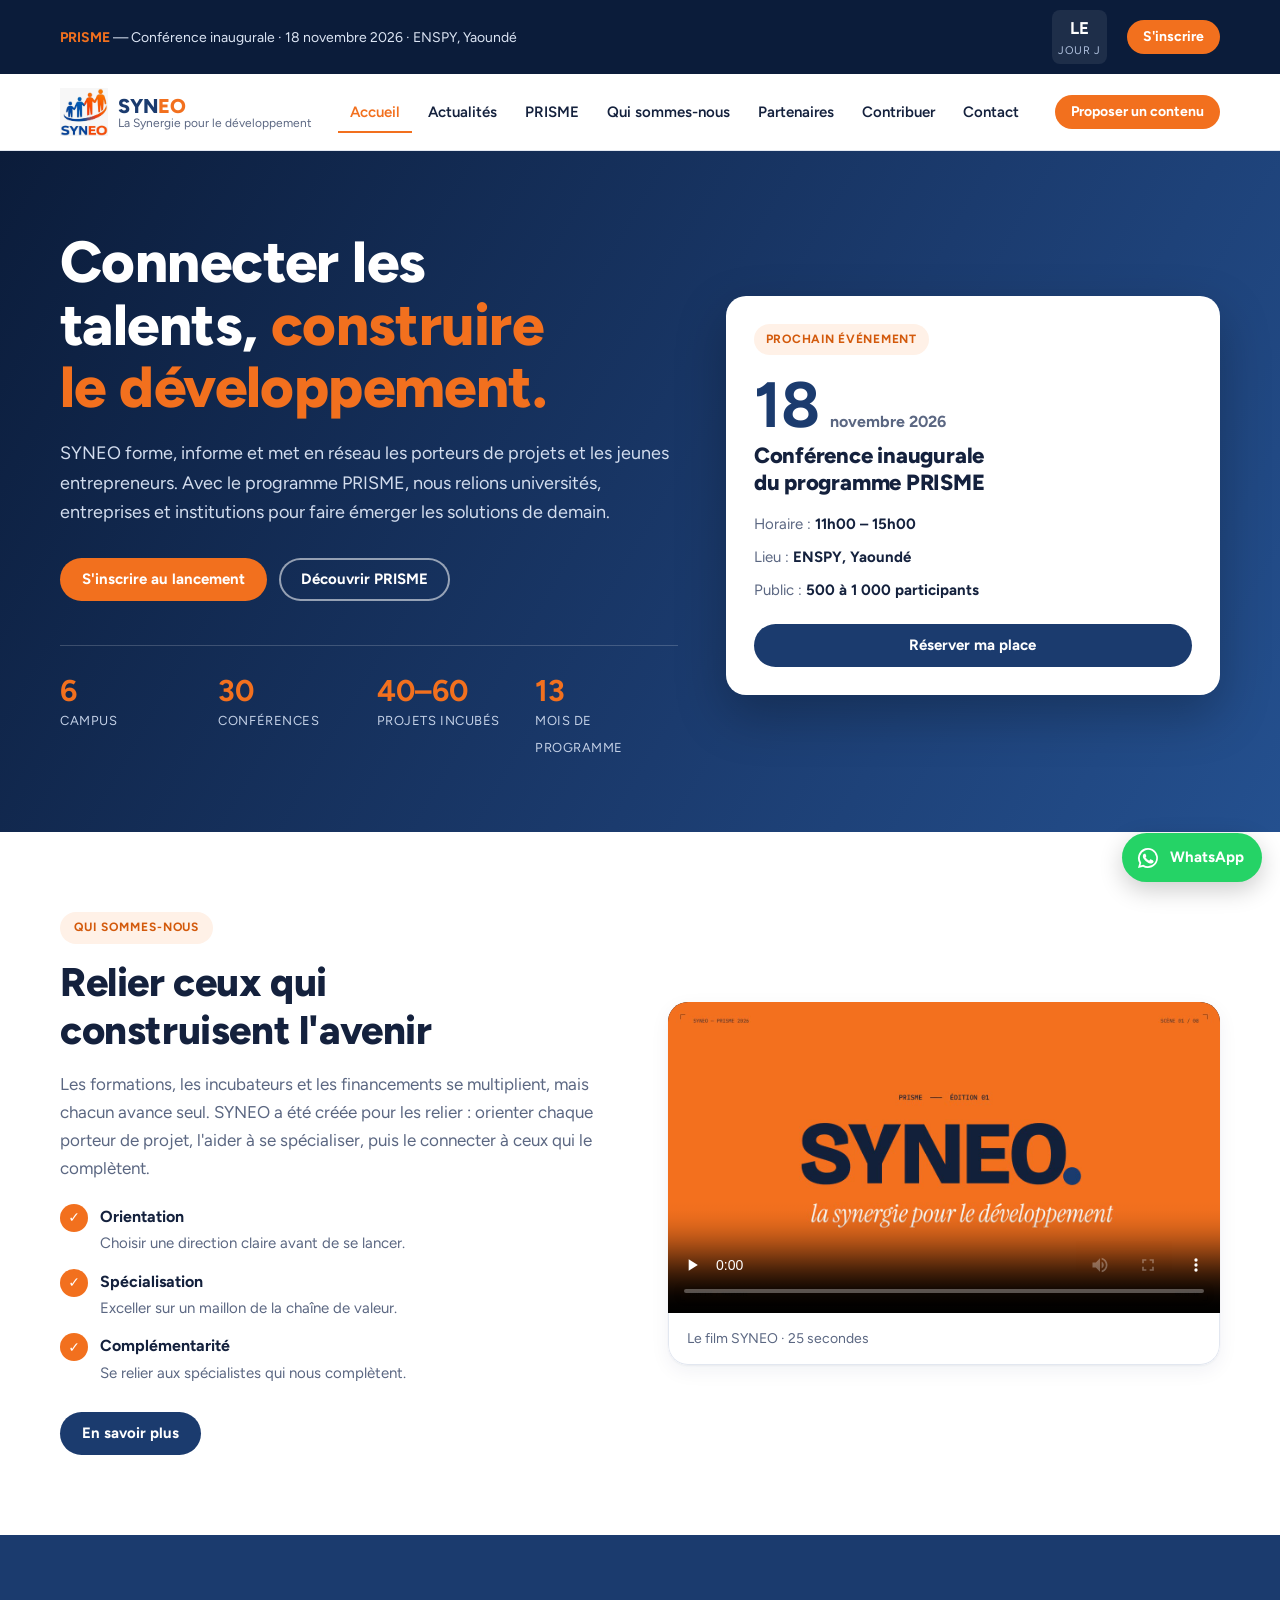
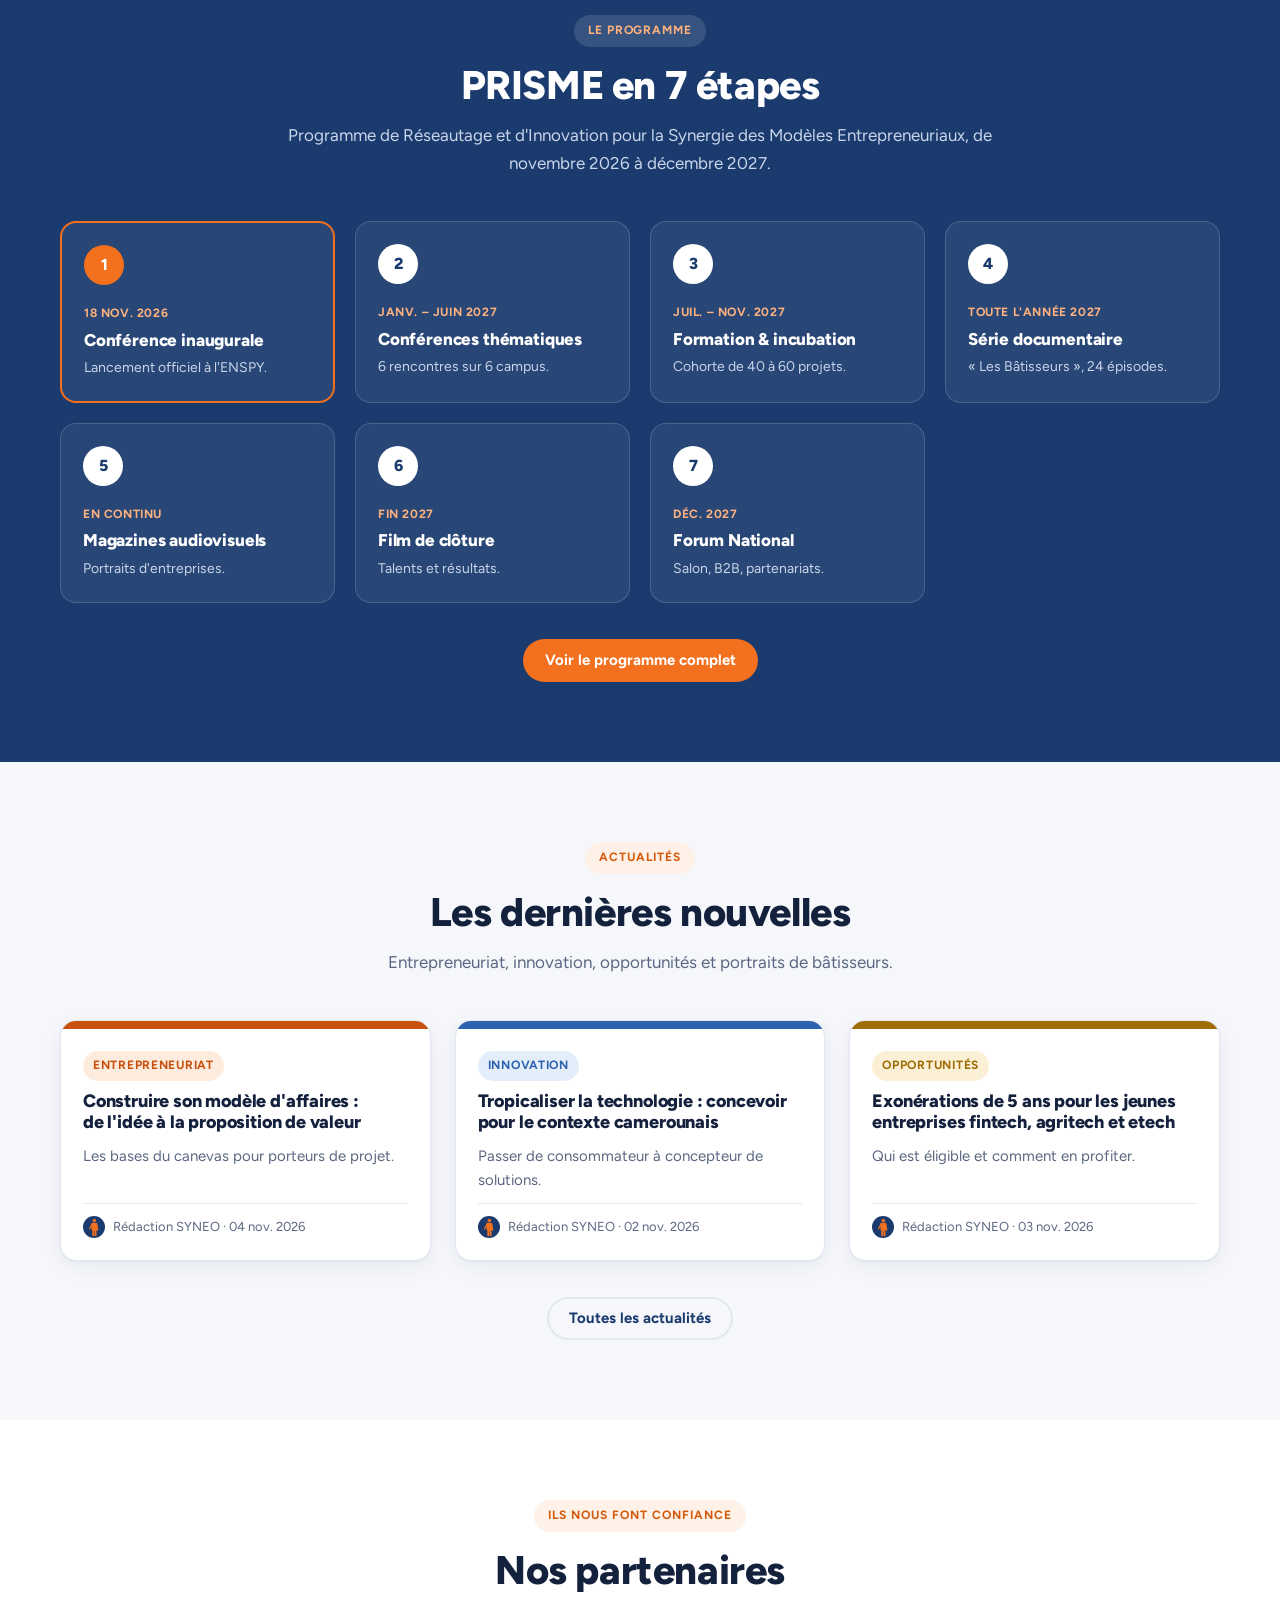
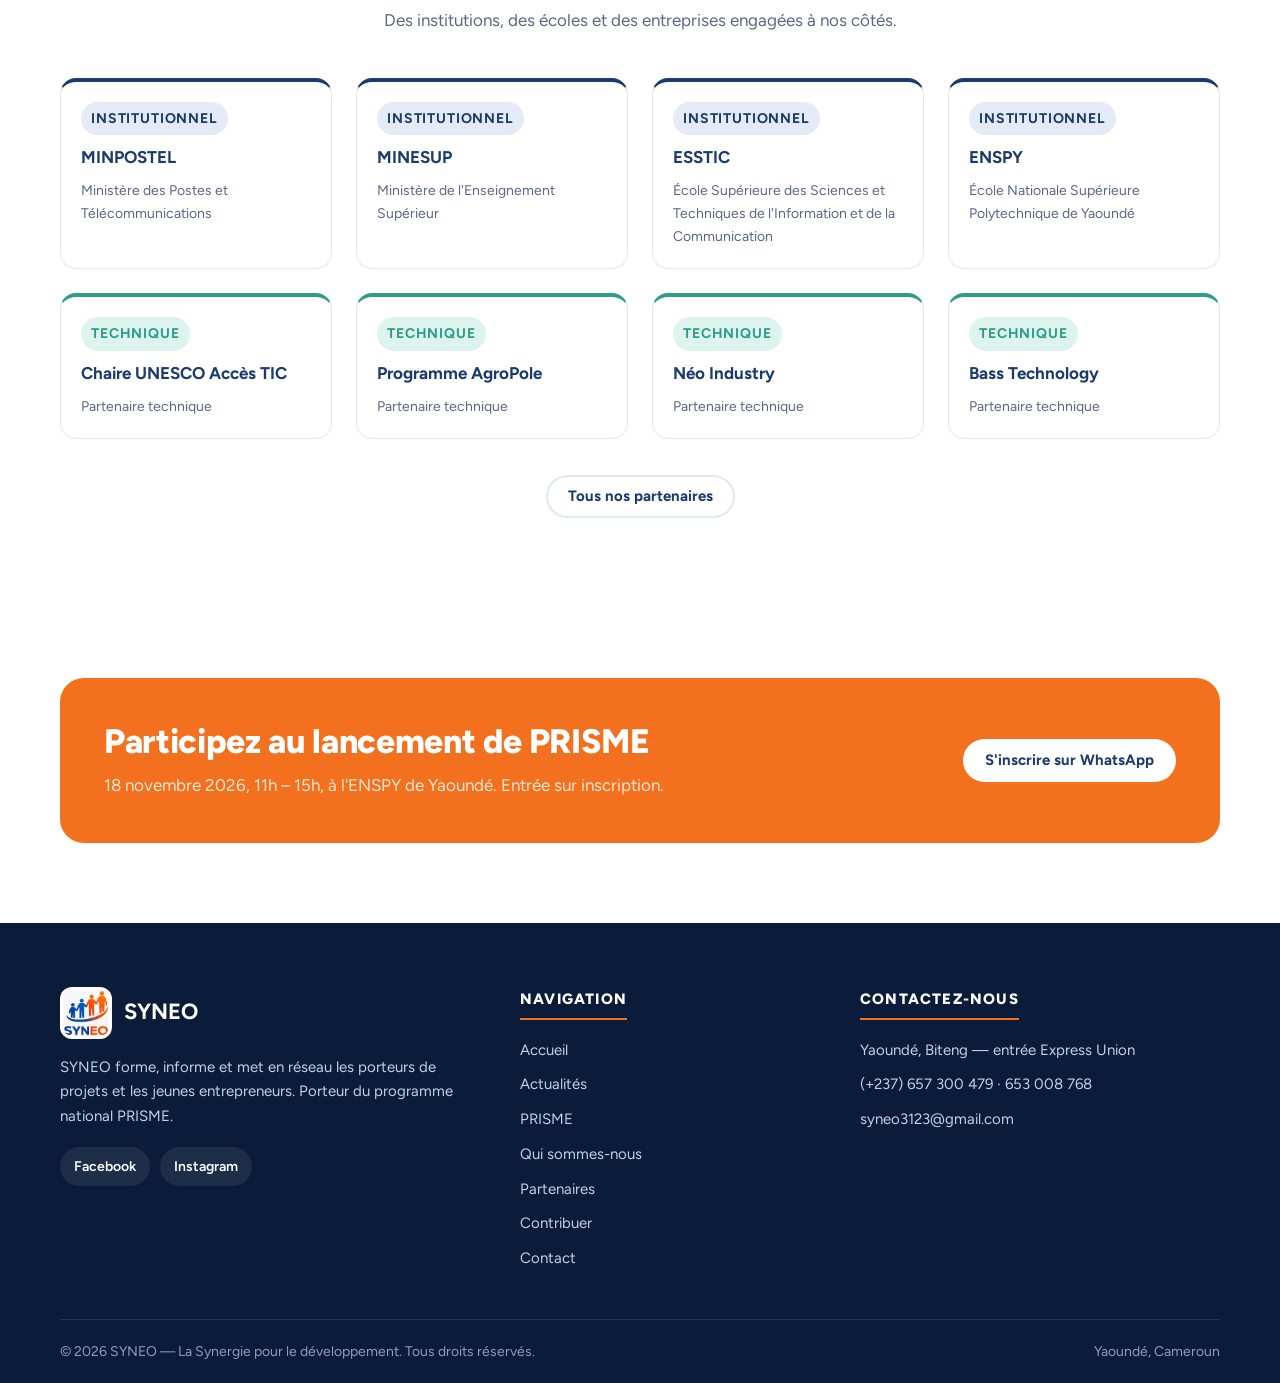
<file: index.html>
<!doctype html>
<html lang="fr">
<head>
<meta charset="utf-8">
<meta name="viewport" content="width=device-width, initial-scale=1, viewport-fit=cover">
<title>SYNEO — La Synergie pour le développement</title>
<meta name="description" content="SYNEO forme, informe et met en réseau les porteurs de projets et les jeunes entrepreneurs. Découvrez PRISME : lancement le 18 novembre 2026 à l'ENSPY, Yaoundé.">
<meta name="theme-color" content="#1B3B6E">
<link rel="icon" type="image/svg+xml" href="assets/favicon.svg">
<meta property="og:type" content="website">
<meta property="og:title" content="SYNEO — La Synergie pour le développement">
<meta property="og:description" content="SYNEO forme, informe et met en réseau les porteurs de projets et les jeunes entrepreneurs. Découvrez PRISME : lancement le 18 novembre 2026 à l'ENSPY, Yaoundé.">
<meta property="og:image" content="assets/film-poster.jpg">
<link rel="preconnect" href="https://fonts.googleapis.com">
<link rel="preconnect" href="https://fonts.gstatic.com" crossorigin>
<link rel="stylesheet" href="https://fonts.googleapis.com/css2?family=Figtree:wght@400;600;700;800&display=swap">
<link rel="stylesheet" href="assets/style.css">
</head>
<body>

<div class="topbar">
  <div class="wrap">
    <span class="ev"><b>PRISME</b> — Conférence inaugurale · 18 novembre 2026 · ENSPY, Yaoundé</span>
    <div class="cd" id="cd" aria-label="Temps restant avant la conférence"><span><b id="cd-j">–</b>Jours</span><span><b id="cd-h">–</b>Heures</span><span><b id="cd-m">–</b>Min</span></div>
    <a class="btn btn-o btn-sm" href="https://wa.me/237657300479?text=Bonjour%20SYNEO%2C%20je%20souhaite%20m%27inscrire%20%C3%A0%20la%20conf%C3%A9rence%20inaugurale%20PRISME%20du%2018%20novembre." target="_blank" rel="noopener">S'inscrire</a>
  </div>
</div>

<header class="header">
  <div class="wrap">
    <a class="logo" href="index.html" aria-label="SYNEO, accueil">
      <img src="assets/logo.jpg" alt="" width="48" height="48">
      <span><b>SYN<i>EO</i></b><small>La Synergie pour le développement</small></span>
    </a>
    <button class="burger" id="burger" type="button" aria-expanded="false" aria-controls="nav">Menu</button>
    <nav class="nav" id="nav" aria-label="Menu principal"><ul><li><a href="index.html" aria-current="page">Accueil</a></li><li><a href="actualites.html">Actualités</a></li><li><a href="prisme.html">PRISME</a></li><li><a href="a-propos.html">Qui sommes-nous</a></li><li><a href="partenaires.html">Partenaires</a></li><li><a href="contribuer.html">Contribuer</a></li><li><a href="contact.html">Contact</a></li></ul></nav>
    <a class="btn btn-o btn-sm cta" href="contribuer.html">Proposer un contenu</a>
  </div>
</header>

<main>
<section class="hero">
  <div class="wrap">
    <div>
      <h1>Connecter les talents, <span>construire le développement.</span></h1>
      <p class="lead">SYNEO forme, informe et met en réseau les porteurs de projets et les jeunes entrepreneurs. Avec le programme PRISME, nous relions universités, entreprises et institutions pour faire émerger les solutions de demain.</p>
      <div class="actions">
        <a class="btn btn-o" href="https://wa.me/237657300479?text=Bonjour%20SYNEO%2C%20je%20souhaite%20m%27inscrire%20%C3%A0%20la%20conf%C3%A9rence%20inaugurale%20PRISME%20du%2018%20novembre." target="_blank" rel="noopener">S'inscrire au lancement</a>
        <a class="btn btn-line" href="prisme.html">Découvrir PRISME</a>
      </div>
      <div class="hero-stats">
        <div><b>6</b><span>Campus</span></div>
        <div><b>30</b><span>Conférences</span></div>
        <div><b>40–60</b><span>Projets incubés</span></div>
        <div><b>13</b><span>Mois de programme</span></div>
      </div>
    </div>
    <aside class="event">
      <span class="tag">Prochain événement</span>
      <div class="date"><b>18</b><span>novembre 2026</span></div>
      <h2>Conférence inaugurale du programme PRISME</h2>
      <ul>
        <li>Horaire : <b>11h00 – 15h00</b></li>
        <li>Lieu : <b>ENSPY, Yaoundé</b></li>
        <li>Public : <b>500 à 1 000 participants</b></li>
      </ul>
      <a class="btn btn-n" href="https://wa.me/237657300479?text=Bonjour%20SYNEO%2C%20je%20souhaite%20m%27inscrire%20%C3%A0%20la%20conf%C3%A9rence%20inaugurale%20PRISME%20du%2018%20novembre." target="_blank" rel="noopener">Réserver ma place</a>
    </aside>
  </div>
</section>

<section class="sec">
  <div class="wrap split">
    <div class="txt">
      <span class="badge">Qui sommes-nous</span>
      <h2 style="font-size:clamp(28px,3.6vw,40px)">Relier ceux qui construisent l'avenir</h2>
      <p>Les formations, les incubateurs et les financements se multiplient, mais chacun avance seul. SYNEO a été créée pour les relier : orienter chaque porteur de projet, l'aider à se spécialiser, puis le connecter à ceux qui le complètent.</p>
      <ul class="checks">
        <li><div><b>Orientation</b><span>Choisir une direction claire avant de se lancer.</span></div></li>
        <li><div><b>Spécialisation</b><span>Exceller sur un maillon de la chaîne de valeur.</span></div></li>
        <li><div><b>Complémentarité</b><span>Se relier aux spécialistes qui nous complètent.</span></div></li>
      </ul>
      <p style="margin-top:26px"><a class="btn btn-n" href="a-propos.html">En savoir plus</a></p>
    </div>
    <figure class="figure" style="margin:0">
      <video src="assets/film.mp4" poster="assets/film-poster.jpg" controls playsinline preload="none"></video>
      <figcaption>Le film SYNEO · 25 secondes</figcaption>
    </figure>
  </div>
</section>

<section class="sec navy">
  <div class="wrap">
    <div class="head "><span class="badge">Le programme</span><h2>PRISME en 7 étapes</h2><p>Programme de Réseautage et d'Innovation pour la Synergie des Modèles Entrepreneuriaux, de novembre 2026 à décembre 2027.</p></div>
    <div class="steps"><div class="step now"><div class="n">1</div><span class="when">18 nov. 2026</span><h3>Conférence inaugurale</h3><p>Lancement officiel à l'ENSPY.</p></div><div class="step"><div class="n">2</div><span class="when">Janv. – juin 2027</span><h3>Conférences thématiques</h3><p>6 rencontres sur 6 campus.</p></div><div class="step"><div class="n">3</div><span class="when">Juil. – nov. 2027</span><h3>Formation & incubation</h3><p>Cohorte de 40 à 60 projets.</p></div><div class="step"><div class="n">4</div><span class="when">Toute l'année 2027</span><h3>Série documentaire</h3><p>« Les Bâtisseurs », 24 épisodes.</p></div><div class="step"><div class="n">5</div><span class="when">En continu</span><h3>Magazines audiovisuels</h3><p>Portraits d'entreprises.</p></div><div class="step"><div class="n">6</div><span class="when">Fin 2027</span><h3>Film de clôture</h3><p>Talents et résultats.</p></div><div class="step"><div class="n">7</div><span class="when">Déc. 2027</span><h3>Forum National</h3><p>Salon, B2B, partenariats.</p></div></div>
    <div class="more"><a class="btn btn-o" href="prisme.html">Voir le programme complet</a></div>
  </div>
</section>

<section class="sec alt">
  <div class="wrap">
    <div class="head "><span class="badge">Actualités</span><h2>Les dernières nouvelles</h2><p>Entrepreneuriat, innovation, opportunités et portraits de bâtisseurs.</p></div>
    <div class="grid g3"><a class="post c-ent" href="#" data-r="ent"><span class="top"></span><div class="body"><span class="cat">Entrepreneuriat</span><h3>Construire son modèle d'affaires : de l'idée à la proposition de valeur</h3><p>Les bases du canevas pour porteurs de projet.</p><span class="meta"><svg viewBox="0 0 200 200" aria-hidden="true"><circle cx="100" cy="100" r="100" fill="#1B3B6E"/><g fill="#F2701E" stroke="#F2701E" stroke-linecap="round"><circle cx="103" cy="40" r="16" stroke="none"/><path d="M88 62h30a11 11 0 0 1 11 11v57H77V73a11 11 0 0 1 11-11z" stroke="none"/><path d="M94 126l-1 50M113 126l2 50" stroke-width="17"/><path d="M125 74l9 54M81 74l-21 42" stroke-width="11"/></g></svg>Rédaction SYNEO · 04 nov. 2026</span></div></a><a class="post c-inn" href="#" data-r="inn"><span class="top"></span><div class="body"><span class="cat">Innovation</span><h3>Tropicaliser la technologie : concevoir pour le contexte camerounais</h3><p>Passer de consommateur à concepteur de solutions.</p><span class="meta"><svg viewBox="0 0 200 200" aria-hidden="true"><circle cx="100" cy="100" r="100" fill="#1B3B6E"/><g fill="#F2701E" stroke="#F2701E" stroke-linecap="round"><circle cx="103" cy="40" r="16" stroke="none"/><path d="M88 62h30a11 11 0 0 1 11 11v57H77V73a11 11 0 0 1 11-11z" stroke="none"/><path d="M94 126l-1 50M113 126l2 50" stroke-width="17"/><path d="M125 74l9 54M81 74l-21 42" stroke-width="11"/></g></svg>Rédaction SYNEO · 02 nov. 2026</span></div></a><a class="post c-opp" href="#" data-r="opp"><span class="top"></span><div class="body"><span class="cat">Opportunités</span><h3>Exonérations de 5 ans pour les jeunes entreprises fintech, agritech et etech</h3><p>Qui est éligible et comment en profiter.</p><span class="meta"><svg viewBox="0 0 200 200" aria-hidden="true"><circle cx="100" cy="100" r="100" fill="#1B3B6E"/><g fill="#F2701E" stroke="#F2701E" stroke-linecap="round"><circle cx="103" cy="40" r="16" stroke="none"/><path d="M88 62h30a11 11 0 0 1 11 11v57H77V73a11 11 0 0 1 11-11z" stroke="none"/><path d="M94 126l-1 50M113 126l2 50" stroke-width="17"/><path d="M125 74l9 54M81 74l-21 42" stroke-width="11"/></g></svg>Rédaction SYNEO · 03 nov. 2026</span></div></a></div>
    <div class="more"><a class="btn btn-ghost" href="actualites.html">Toutes les actualités</a></div>
  </div>
</section>

<section class="sec">
  <div class="wrap">
    <div class="head "><span class="badge">Ils nous font confiance</span><h2>Nos partenaires</h2><p>Des institutions, des écoles et des entreprises engagées à nos côtés.</p></div>
    <div class="grid g4"><div class="partner p-inst"><span class="cat">Institutionnel</span><b>MINPOSTEL</b><span>Ministère des Postes et Télécommunications</span></div><div class="partner p-inst"><span class="cat">Institutionnel</span><b>MINESUP</b><span>Ministère de l'Enseignement Supérieur</span></div><div class="partner p-inst"><span class="cat">Institutionnel</span><b>ESSTIC</b><span>École Supérieure des Sciences et Techniques de l'Information et de la Communication</span></div><div class="partner p-inst"><span class="cat">Institutionnel</span><b>ENSPY</b><span>École Nationale Supérieure Polytechnique de Yaoundé</span></div><div class="partner p-tech"><span class="cat">Technique</span><b>Chaire UNESCO Accès TIC</b><span>Partenaire technique</span></div><div class="partner p-tech"><span class="cat">Technique</span><b>Programme AgroPole</b><span>Partenaire technique</span></div><div class="partner p-tech"><span class="cat">Technique</span><b>Néo Industry</b><span>Partenaire technique</span></div><div class="partner p-tech"><span class="cat">Technique</span><b>Bass Technology</b><span>Partenaire technique</span></div></div>
    <div class="more"><a class="btn btn-ghost" href="partenaires.html">Tous nos partenaires</a></div>
  </div>
</section>

<section class="sec">
  <div class="wrap">
    <div class="cta-band">
      <div><h2>Participez au lancement de PRISME</h2><p>18 novembre 2026, 11h – 15h, à l'ENSPY de Yaoundé. Entrée sur inscription.</p></div>
      <div class="actions"><a class="btn btn-w" href="https://wa.me/237657300479?text=Bonjour%20SYNEO%2C%20je%20souhaite%20m%27inscrire%20%C3%A0%20la%20conf%C3%A9rence%20inaugurale%20PRISME%20du%2018%20novembre." target="_blank" rel="noopener">S'inscrire sur WhatsApp</a></div>
    </div>
  </div>
</section>
</main>

<footer class="footer">
  <div class="wrap">
    <div class="cols">
      <div>
        <div class="brand"><img src="assets/logo.jpg" alt="" width="52" height="52"><b>SYNEO</b></div>
        <p>SYNEO forme, informe et met en réseau les porteurs de projets et les jeunes entrepreneurs. Porteur du programme national PRISME.</p>
        <div class="social"><a href="https://www.facebook.com/share/1EkRE3H2WD/" target="_blank" rel="noopener">Facebook</a><a href="https://www.instagram.com/syneo3123" target="_blank" rel="noopener">Instagram</a></div>
      </div>
      <div>
        <h4>Navigation</h4>
        <ul><li><a href="index.html">Accueil</a></li><li><a href="actualites.html">Actualités</a></li><li><a href="prisme.html">PRISME</a></li><li><a href="a-propos.html">Qui sommes-nous</a></li><li><a href="partenaires.html">Partenaires</a></li><li><a href="contribuer.html">Contribuer</a></li><li><a href="contact.html">Contact</a></li></ul>
      </div>
      <div>
        <h4>Contactez-nous</h4>
        <ul>
          <li>Yaoundé, Biteng — entrée Express Union</li>
          <li><a href="tel:+237657300479">(+237) 657 300 479</a> · <a href="tel:+237653008768">653 008 768</a></li>
          <li><a href="mailto:syneo3123@gmail.com">syneo3123@gmail.com</a></li>
        </ul>
      </div>
    </div>
    <div class="bottom"><span>© 2026 SYNEO — La Synergie pour le développement. Tous droits réservés.</span><span>Yaoundé, Cameroun</span></div>
  </div>
</footer>

<a class="wa" href="https://wa.me/237657300479" target="_blank" rel="noopener" aria-label="Écrire à SYNEO sur WhatsApp"><svg viewBox="0 0 24 24" aria-hidden="true"><path d="M12 2a10 10 0 0 0-8.6 15.1L2 22l5-1.3A10 10 0 1 0 12 2zm0 18.2a8.2 8.2 0 0 1-4.2-1.2l-.3-.2-3 .8.8-2.9-.2-.3A8.2 8.2 0 1 1 12 20.2zm4.5-6.1c-.2-.1-1.5-.7-1.7-.8s-.4-.1-.6.1-.7.8-.8 1-.3.2-.5.1a6.7 6.7 0 0 1-3.3-2.9c-.3-.4.2-.4.7-1.3.1-.2 0-.3 0-.4l-.8-1.8c-.2-.5-.4-.4-.6-.4h-.5a1 1 0 0 0-.7.3 3 3 0 0 0-.9 2.2 5.1 5.1 0 0 0 1.1 2.7 11.7 11.7 0 0 0 4.5 4c1.7.7 2.3.8 3.2.6a2.7 2.7 0 0 0 1.8-1.2 2.2 2.2 0 0 0 .1-1.2c0-.1-.2-.2-.4-.3z"/></svg><span>WhatsApp</span></a>
<script src="assets/main.js" defer></script>
</body>
</html>
</file>
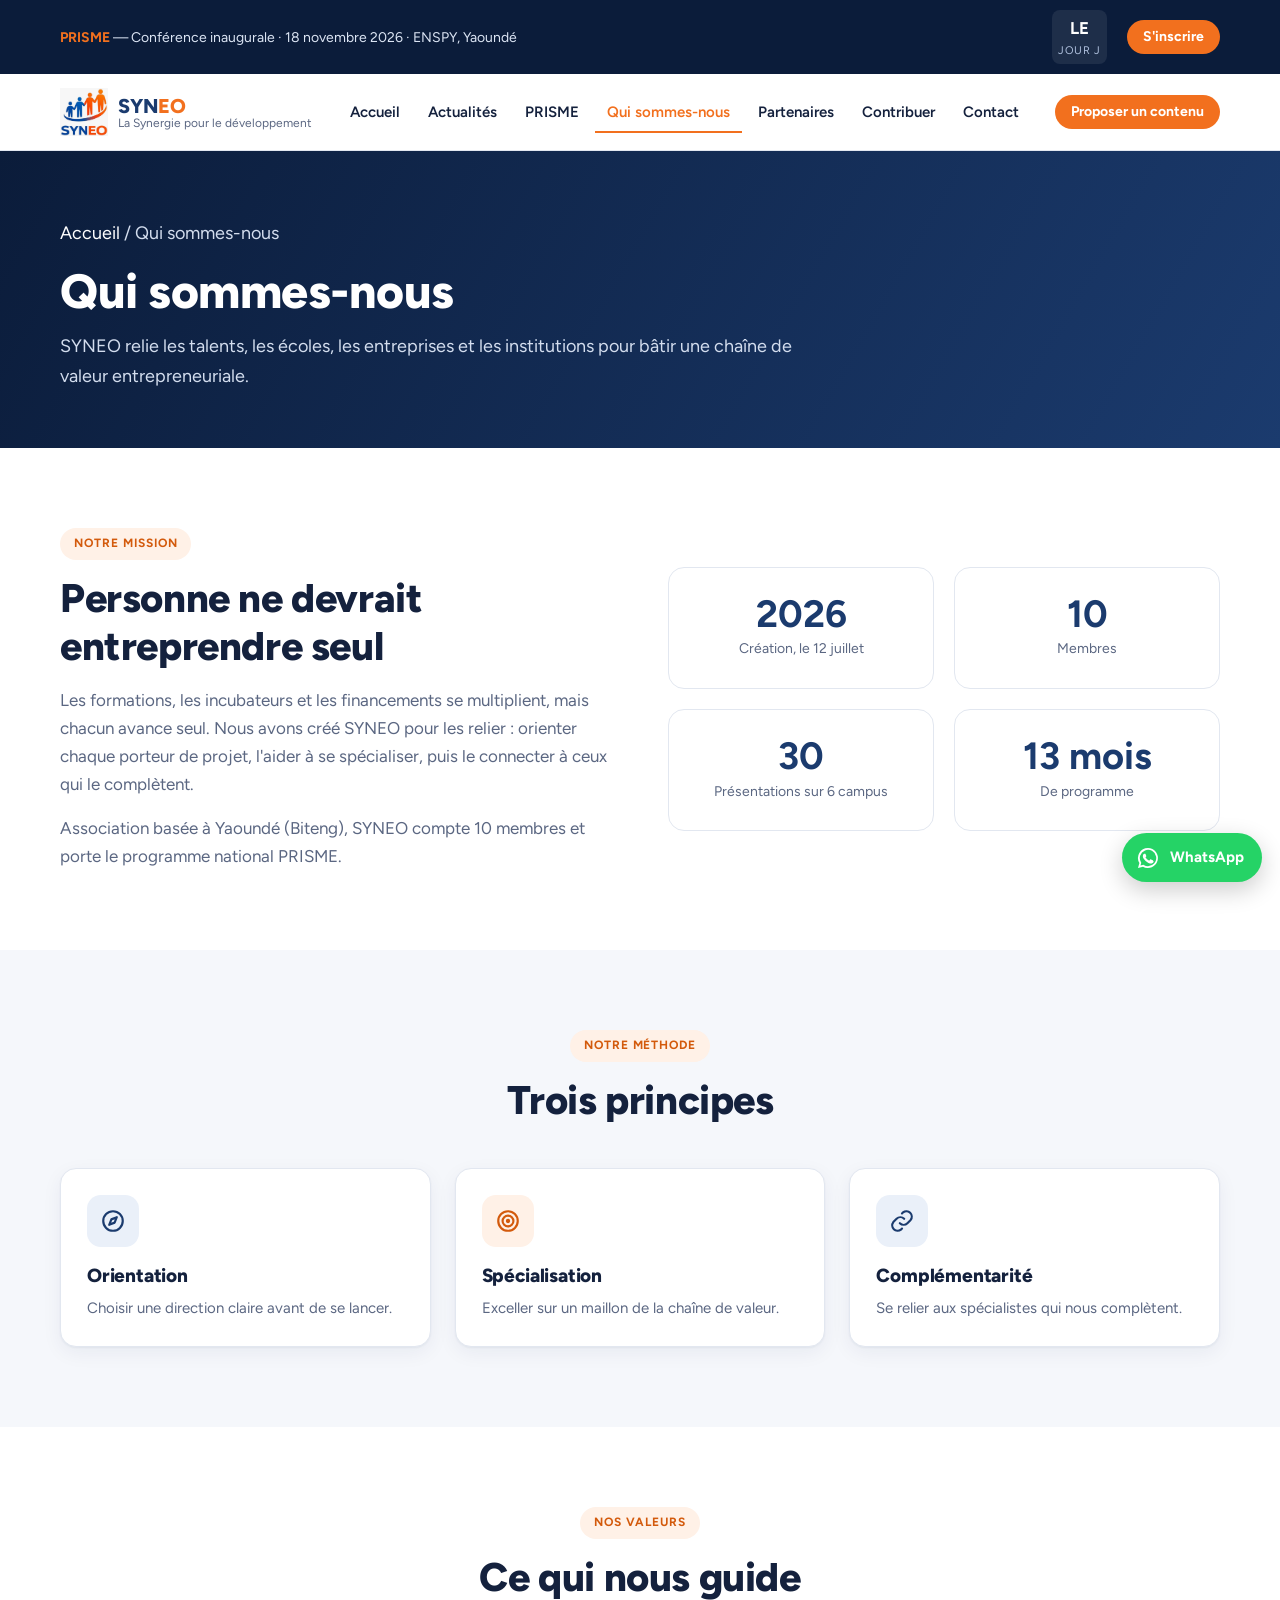
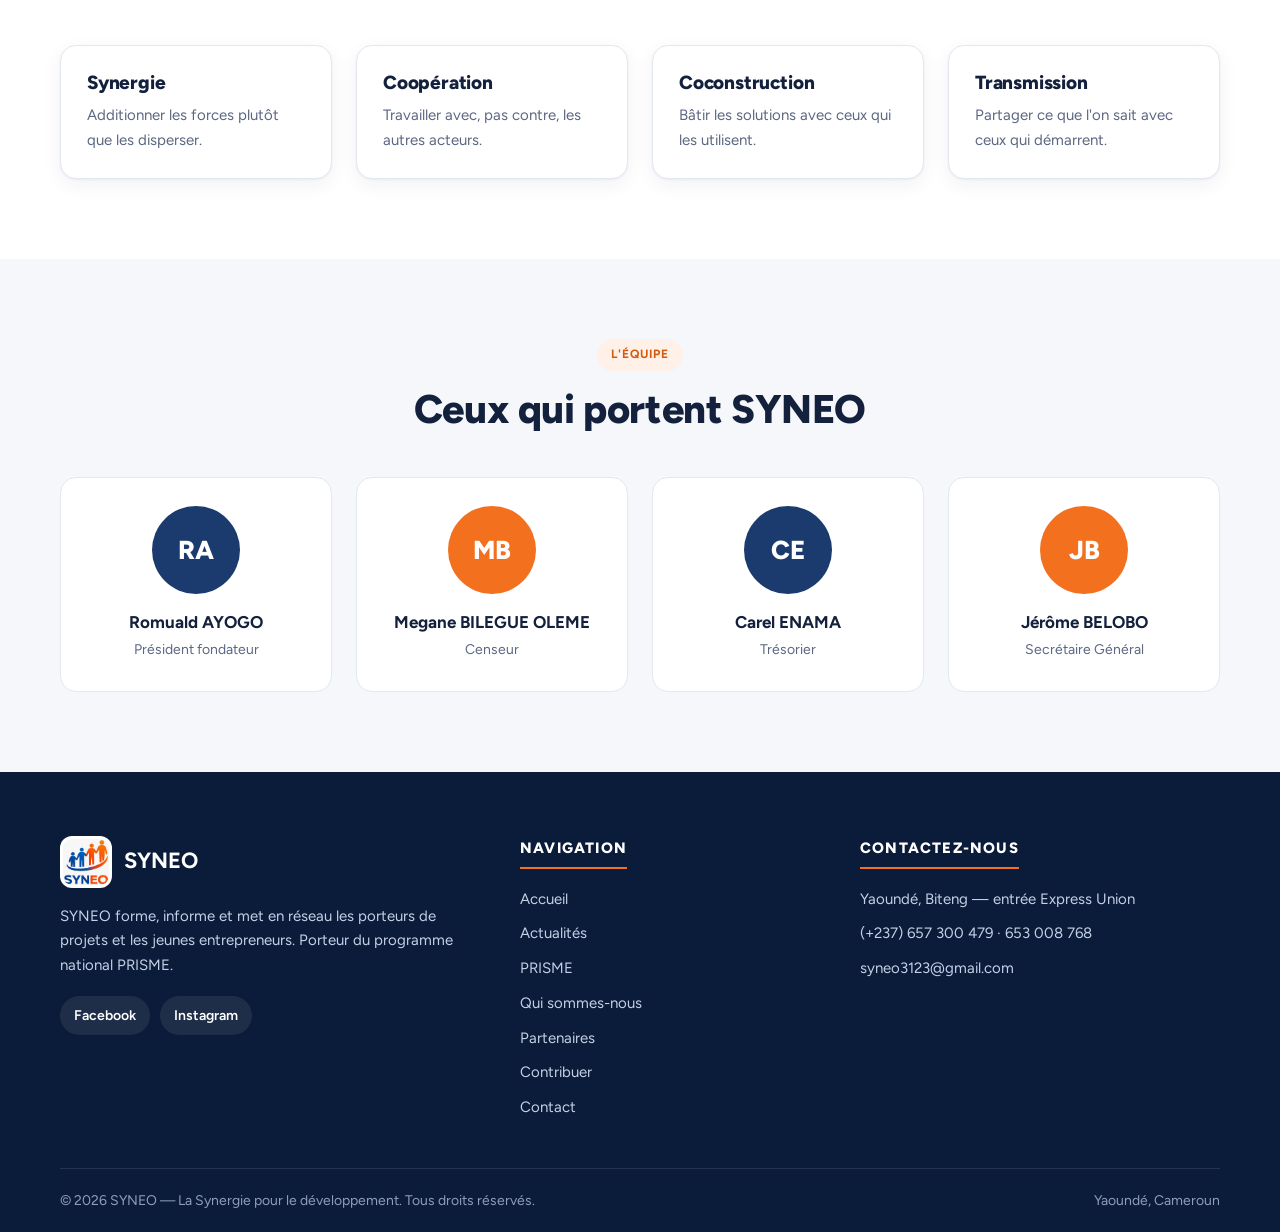
<file: a-propos.html>
<!doctype html>
<html lang="fr">
<head>
<meta charset="utf-8">
<meta name="viewport" content="width=device-width, initial-scale=1, viewport-fit=cover">
<title>Qui sommes-nous — SYNEO</title>
<meta name="description" content="SYNEO, créée le 12 juillet 2026 à Yaoundé, relie les porteurs de projets, les écoles, les entreprises et les institutions.">
<meta name="theme-color" content="#1B3B6E">
<link rel="icon" type="image/svg+xml" href="assets/favicon.svg">
<meta property="og:type" content="website">
<meta property="og:title" content="Qui sommes-nous — SYNEO">
<meta property="og:description" content="SYNEO, créée le 12 juillet 2026 à Yaoundé, relie les porteurs de projets, les écoles, les entreprises et les institutions.">
<meta property="og:image" content="assets/film-poster.jpg">
<link rel="preconnect" href="https://fonts.googleapis.com">
<link rel="preconnect" href="https://fonts.gstatic.com" crossorigin>
<link rel="stylesheet" href="https://fonts.googleapis.com/css2?family=Figtree:wght@400;600;700;800&display=swap">
<link rel="stylesheet" href="assets/style.css">
</head>
<body>

<div class="topbar">
  <div class="wrap">
    <span class="ev"><b>PRISME</b> — Conférence inaugurale · 18 novembre 2026 · ENSPY, Yaoundé</span>
    <div class="cd" id="cd" aria-label="Temps restant avant la conférence"><span><b id="cd-j">–</b>Jours</span><span><b id="cd-h">–</b>Heures</span><span><b id="cd-m">–</b>Min</span></div>
    <a class="btn btn-o btn-sm" href="https://wa.me/237657300479?text=Bonjour%20SYNEO%2C%20je%20souhaite%20m%27inscrire%20%C3%A0%20la%20conf%C3%A9rence%20inaugurale%20PRISME%20du%2018%20novembre." target="_blank" rel="noopener">S'inscrire</a>
  </div>
</div>

<header class="header">
  <div class="wrap">
    <a class="logo" href="index.html" aria-label="SYNEO, accueil">
      <img src="assets/logo.jpg" alt="" width="48" height="48">
      <span><b>SYN<i>EO</i></b><small>La Synergie pour le développement</small></span>
    </a>
    <button class="burger" id="burger" type="button" aria-expanded="false" aria-controls="nav">Menu</button>
    <nav class="nav" id="nav" aria-label="Menu principal"><ul><li><a href="index.html">Accueil</a></li><li><a href="actualites.html">Actualités</a></li><li><a href="prisme.html">PRISME</a></li><li><a href="a-propos.html" aria-current="page">Qui sommes-nous</a></li><li><a href="partenaires.html">Partenaires</a></li><li><a href="contribuer.html">Contribuer</a></li><li><a href="contact.html">Contact</a></li></ul></nav>
    <a class="btn btn-o btn-sm cta" href="contribuer.html">Proposer un contenu</a>
  </div>
</header>

<main>
<section class="page-head">
  <div class="wrap">
    <p class="crumbs"><a href="index.html">Accueil</a> / Qui sommes-nous</p>
    <h1>Qui sommes-nous</h1>
    <p>SYNEO relie les talents, les écoles, les entreprises et les institutions pour bâtir une chaîne de valeur entrepreneuriale.</p>
  </div>
</section>
<section class="sec">
  <div class="wrap split">
    <div class="txt">
      <span class="badge">Notre mission</span>
      <h2 style="font-size:clamp(28px,3.6vw,40px)">Personne ne devrait entreprendre seul</h2>
      <p>Les formations, les incubateurs et les financements se multiplient, mais chacun avance seul. Nous avons créé SYNEO pour les relier : orienter chaque porteur de projet, l'aider à se spécialiser, puis le connecter à ceux qui le complètent.</p>
      <p>Association basée à Yaoundé (Biteng), SYNEO compte 10 membres et porte le programme national PRISME.</p>
    </div>
    <div class="figures" style="grid-template-columns:1fr 1fr">
      <div><b>2026</b><span>Création, le 12 juillet</span></div>
      <div><b>10</b><span>Membres</span></div>
      <div><b>30</b><span>Présentations sur 6 campus</span></div>
      <div><b>13 mois</b><span>De programme</span></div>
    </div>
  </div>
</section>
<section class="sec alt">
  <div class="wrap">
    <div class="head "><span class="badge">Notre méthode</span><h2>Trois principes</h2></div>
    <div class="grid g3"><div class="card"><div class="icon"><svg viewBox="0 0 24 24"><circle cx="12" cy="12" r="9"/><path d="m15.5 8.5-2 5-5 2 2-5z"/></svg></div><h3>Orientation</h3><p>Choisir une direction claire avant de se lancer.</p></div><div class="card"><div class="icon o"><svg viewBox="0 0 24 24"><circle cx="12" cy="12" r="9"/><circle cx="12" cy="12" r="5"/><circle cx="12" cy="12" r="1"/></svg></div><h3>Spécialisation</h3><p>Exceller sur un maillon de la chaîne de valeur.</p></div><div class="card"><div class="icon"><svg viewBox="0 0 24 24"><path d="M10 14a5 5 0 0 0 7 0l3-3a5 5 0 0 0-7-7l-1 1"/><path d="M14 10a5 5 0 0 0-7 0l-3 3a5 5 0 0 0 7 7l1-1"/></svg></div><h3>Complémentarité</h3><p>Se relier aux spécialistes qui nous complètent.</p></div></div>
  </div>
</section>
<section class="sec">
  <div class="wrap">
    <div class="head "><span class="badge">Nos valeurs</span><h2>Ce qui nous guide</h2></div>
    <div class="grid g4">
      <div class="card"><h3>Synergie</h3><p>Additionner les forces plutôt que les disperser.</p></div>
      <div class="card"><h3>Coopération</h3><p>Travailler avec, pas contre, les autres acteurs.</p></div>
      <div class="card"><h3>Coconstruction</h3><p>Bâtir les solutions avec ceux qui les utilisent.</p></div>
      <div class="card"><h3>Transmission</h3><p>Partager ce que l'on sait avec ceux qui démarrent.</p></div>
    </div>
  </div>
</section>
<section class="sec alt">
  <div class="wrap">
    <div class="head "><span class="badge">L'équipe</span><h2>Ceux qui portent SYNEO</h2></div>
    <div class="grid g4"><div class="member"><div class="av">RA</div><b>Romuald AYOGO</b><span>Président fondateur</span></div><div class="member"><div class="av">MB</div><b>Megane BILEGUE OLEME</b><span>Censeur</span></div><div class="member"><div class="av">CE</div><b>Carel ENAMA</b><span>Trésorier</span></div><div class="member"><div class="av">JB</div><b>Jérôme BELOBO</b><span>Secrétaire Général</span></div></div>
  </div>
</section>
</main>

<footer class="footer">
  <div class="wrap">
    <div class="cols">
      <div>
        <div class="brand"><img src="assets/logo.jpg" alt="" width="52" height="52"><b>SYNEO</b></div>
        <p>SYNEO forme, informe et met en réseau les porteurs de projets et les jeunes entrepreneurs. Porteur du programme national PRISME.</p>
        <div class="social"><a href="https://www.facebook.com/share/1EkRE3H2WD/" target="_blank" rel="noopener">Facebook</a><a href="https://www.instagram.com/syneo3123" target="_blank" rel="noopener">Instagram</a></div>
      </div>
      <div>
        <h4>Navigation</h4>
        <ul><li><a href="index.html">Accueil</a></li><li><a href="actualites.html">Actualités</a></li><li><a href="prisme.html">PRISME</a></li><li><a href="a-propos.html">Qui sommes-nous</a></li><li><a href="partenaires.html">Partenaires</a></li><li><a href="contribuer.html">Contribuer</a></li><li><a href="contact.html">Contact</a></li></ul>
      </div>
      <div>
        <h4>Contactez-nous</h4>
        <ul>
          <li>Yaoundé, Biteng — entrée Express Union</li>
          <li><a href="tel:+237657300479">(+237) 657 300 479</a> · <a href="tel:+237653008768">653 008 768</a></li>
          <li><a href="mailto:syneo3123@gmail.com">syneo3123@gmail.com</a></li>
        </ul>
      </div>
    </div>
    <div class="bottom"><span>© 2026 SYNEO — La Synergie pour le développement. Tous droits réservés.</span><span>Yaoundé, Cameroun</span></div>
  </div>
</footer>

<a class="wa" href="https://wa.me/237657300479" target="_blank" rel="noopener" aria-label="Écrire à SYNEO sur WhatsApp"><svg viewBox="0 0 24 24" aria-hidden="true"><path d="M12 2a10 10 0 0 0-8.6 15.1L2 22l5-1.3A10 10 0 1 0 12 2zm0 18.2a8.2 8.2 0 0 1-4.2-1.2l-.3-.2-3 .8.8-2.9-.2-.3A8.2 8.2 0 1 1 12 20.2zm4.5-6.1c-.2-.1-1.5-.7-1.7-.8s-.4-.1-.6.1-.7.8-.8 1-.3.2-.5.1a6.7 6.7 0 0 1-3.3-2.9c-.3-.4.2-.4.7-1.3.1-.2 0-.3 0-.4l-.8-1.8c-.2-.5-.4-.4-.6-.4h-.5a1 1 0 0 0-.7.3 3 3 0 0 0-.9 2.2 5.1 5.1 0 0 0 1.1 2.7 11.7 11.7 0 0 0 4.5 4c1.7.7 2.3.8 3.2.6a2.7 2.7 0 0 0 1.8-1.2 2.2 2.2 0 0 0 .1-1.2c0-.1-.2-.2-.4-.3z"/></svg><span>WhatsApp</span></a>
<script src="assets/main.js" defer></script>
</body>
</html>
</file>
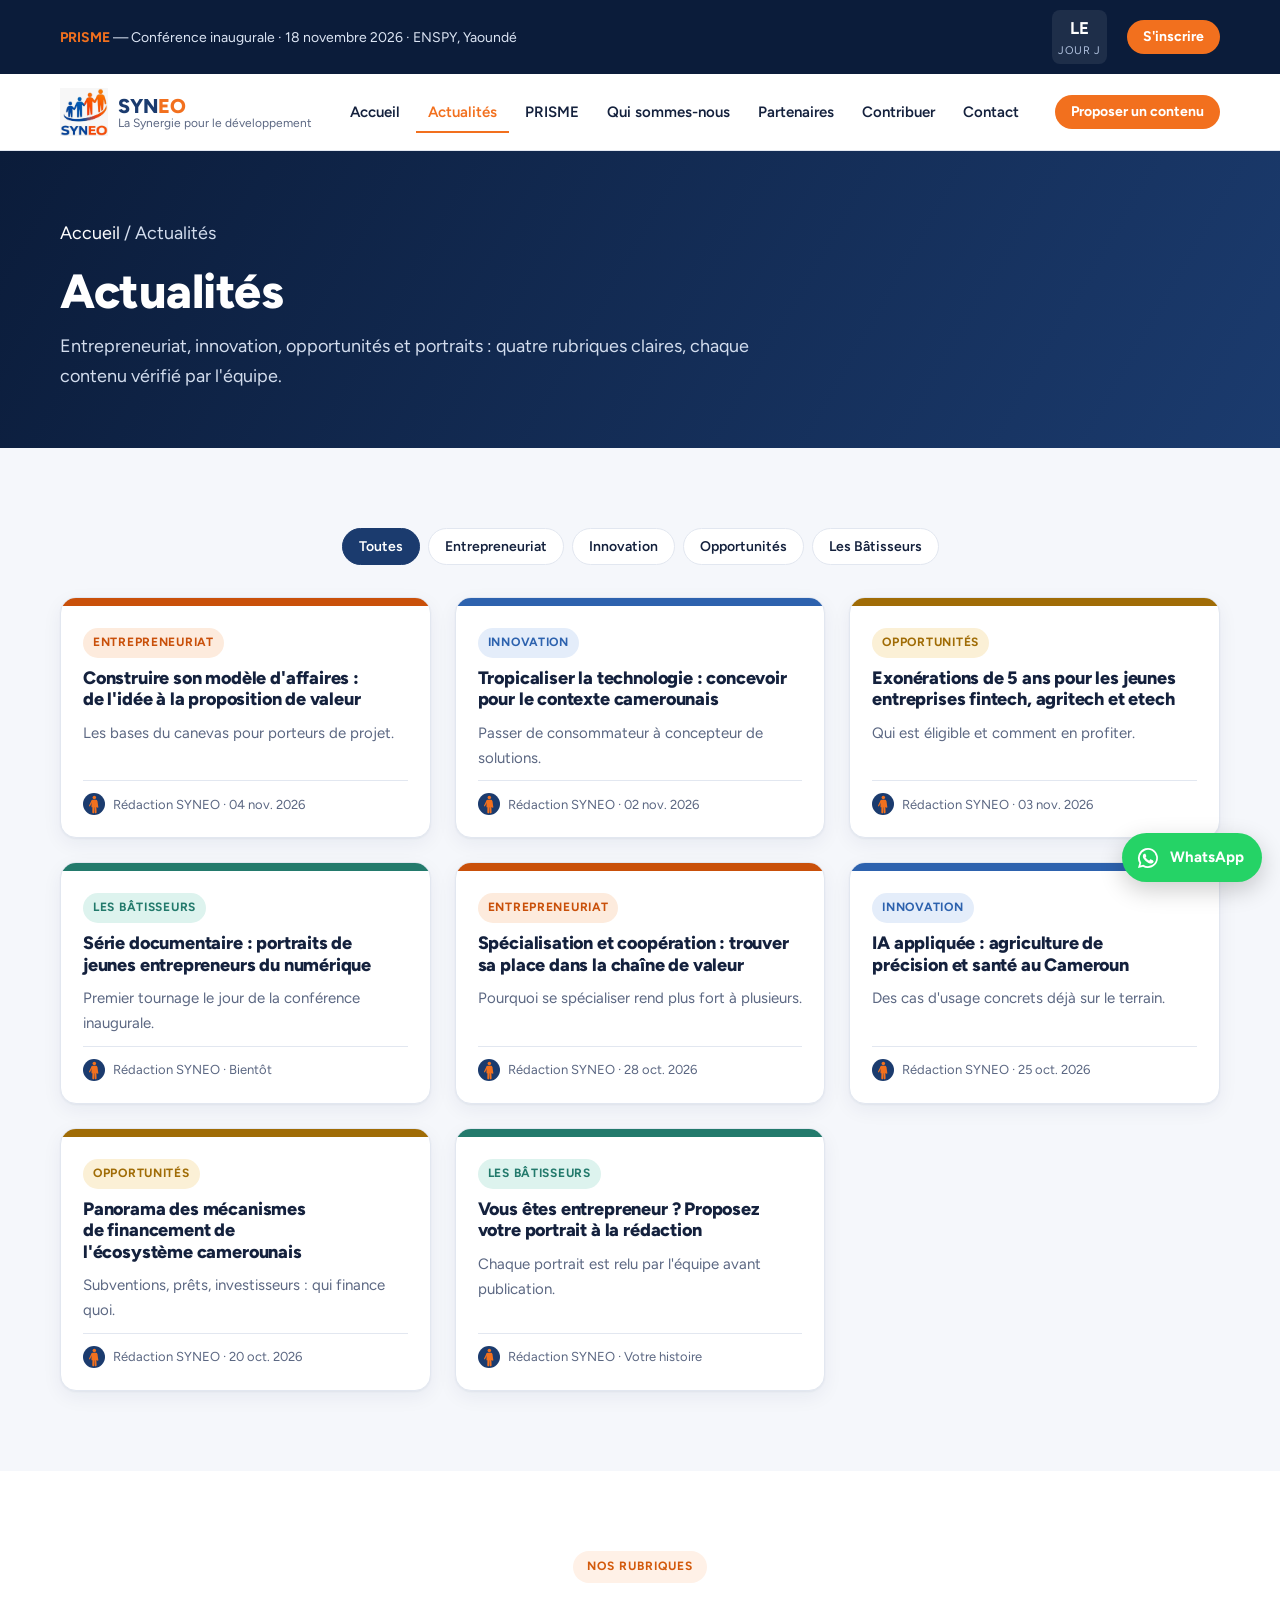
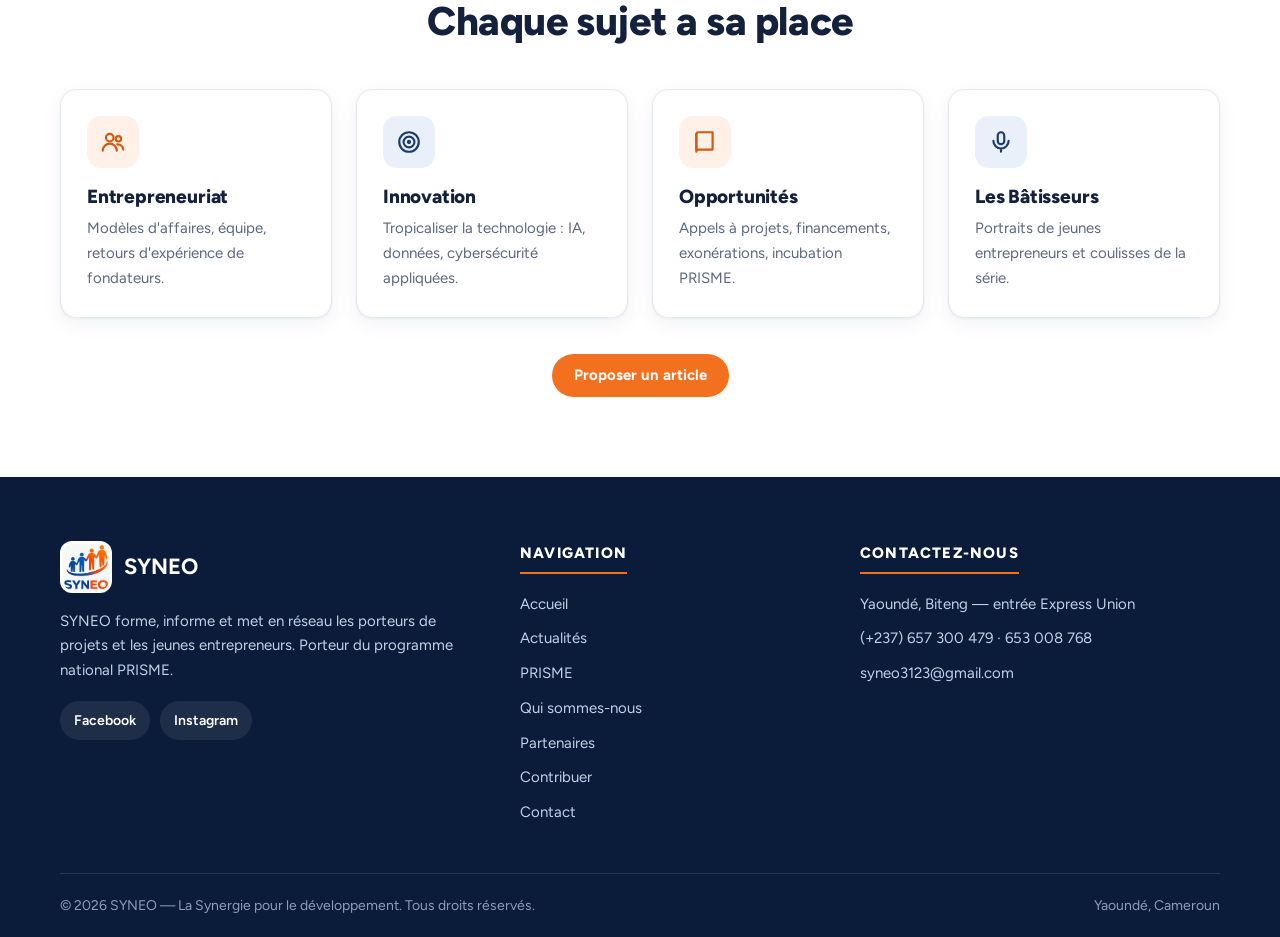
<file: actualites.html>
<!doctype html>
<html lang="fr">
<head>
<meta charset="utf-8">
<meta name="viewport" content="width=device-width, initial-scale=1, viewport-fit=cover">
<title>Actualités — SYNEO</title>
<meta name="description" content="Les actualités de SYNEO : entrepreneuriat, innovation, opportunités et portraits de jeunes bâtisseurs au Cameroun.">
<meta name="theme-color" content="#1B3B6E">
<link rel="icon" type="image/svg+xml" href="assets/favicon.svg">
<meta property="og:type" content="website">
<meta property="og:title" content="Actualités — SYNEO">
<meta property="og:description" content="Les actualités de SYNEO : entrepreneuriat, innovation, opportunités et portraits de jeunes bâtisseurs au Cameroun.">
<meta property="og:image" content="assets/film-poster.jpg">
<link rel="preconnect" href="https://fonts.googleapis.com">
<link rel="preconnect" href="https://fonts.gstatic.com" crossorigin>
<link rel="stylesheet" href="https://fonts.googleapis.com/css2?family=Figtree:wght@400;600;700;800&display=swap">
<link rel="stylesheet" href="assets/style.css">
</head>
<body>

<div class="topbar">
  <div class="wrap">
    <span class="ev"><b>PRISME</b> — Conférence inaugurale · 18 novembre 2026 · ENSPY, Yaoundé</span>
    <div class="cd" id="cd" aria-label="Temps restant avant la conférence"><span><b id="cd-j">–</b>Jours</span><span><b id="cd-h">–</b>Heures</span><span><b id="cd-m">–</b>Min</span></div>
    <a class="btn btn-o btn-sm" href="https://wa.me/237657300479?text=Bonjour%20SYNEO%2C%20je%20souhaite%20m%27inscrire%20%C3%A0%20la%20conf%C3%A9rence%20inaugurale%20PRISME%20du%2018%20novembre." target="_blank" rel="noopener">S'inscrire</a>
  </div>
</div>

<header class="header">
  <div class="wrap">
    <a class="logo" href="index.html" aria-label="SYNEO, accueil">
      <img src="assets/logo.jpg" alt="" width="48" height="48">
      <span><b>SYN<i>EO</i></b><small>La Synergie pour le développement</small></span>
    </a>
    <button class="burger" id="burger" type="button" aria-expanded="false" aria-controls="nav">Menu</button>
    <nav class="nav" id="nav" aria-label="Menu principal"><ul><li><a href="index.html">Accueil</a></li><li><a href="actualites.html" aria-current="page">Actualités</a></li><li><a href="prisme.html">PRISME</a></li><li><a href="a-propos.html">Qui sommes-nous</a></li><li><a href="partenaires.html">Partenaires</a></li><li><a href="contribuer.html">Contribuer</a></li><li><a href="contact.html">Contact</a></li></ul></nav>
    <a class="btn btn-o btn-sm cta" href="contribuer.html">Proposer un contenu</a>
  </div>
</header>

<main>
<section class="page-head">
  <div class="wrap">
    <p class="crumbs"><a href="index.html">Accueil</a> / Actualités</p>
    <h1>Actualités</h1>
    <p>Entrepreneuriat, innovation, opportunités et portraits : quatre rubriques claires, chaque contenu vérifié par l'équipe.</p>
  </div>
</section>
<section class="sec alt">
  <div class="wrap">
    <div class="filters" id="filters">
      <button type="button" data-f="all" aria-pressed="true">Toutes</button>
      <button type="button" data-f="ent" aria-pressed="false">Entrepreneuriat</button>
      <button type="button" data-f="inn" aria-pressed="false">Innovation</button>
      <button type="button" data-f="opp" aria-pressed="false">Opportunités</button>
      <button type="button" data-f="bat" aria-pressed="false">Les Bâtisseurs</button>
    </div>
    <div class="grid g3" id="posts"><a class="post c-ent" href="#" data-r="ent"><span class="top"></span><div class="body"><span class="cat">Entrepreneuriat</span><h3>Construire son modèle d'affaires : de l'idée à la proposition de valeur</h3><p>Les bases du canevas pour porteurs de projet.</p><span class="meta"><svg viewBox="0 0 200 200" aria-hidden="true"><circle cx="100" cy="100" r="100" fill="#1B3B6E"/><g fill="#F2701E" stroke="#F2701E" stroke-linecap="round"><circle cx="103" cy="40" r="16" stroke="none"/><path d="M88 62h30a11 11 0 0 1 11 11v57H77V73a11 11 0 0 1 11-11z" stroke="none"/><path d="M94 126l-1 50M113 126l2 50" stroke-width="17"/><path d="M125 74l9 54M81 74l-21 42" stroke-width="11"/></g></svg>Rédaction SYNEO · 04 nov. 2026</span></div></a><a class="post c-inn" href="#" data-r="inn"><span class="top"></span><div class="body"><span class="cat">Innovation</span><h3>Tropicaliser la technologie : concevoir pour le contexte camerounais</h3><p>Passer de consommateur à concepteur de solutions.</p><span class="meta"><svg viewBox="0 0 200 200" aria-hidden="true"><circle cx="100" cy="100" r="100" fill="#1B3B6E"/><g fill="#F2701E" stroke="#F2701E" stroke-linecap="round"><circle cx="103" cy="40" r="16" stroke="none"/><path d="M88 62h30a11 11 0 0 1 11 11v57H77V73a11 11 0 0 1 11-11z" stroke="none"/><path d="M94 126l-1 50M113 126l2 50" stroke-width="17"/><path d="M125 74l9 54M81 74l-21 42" stroke-width="11"/></g></svg>Rédaction SYNEO · 02 nov. 2026</span></div></a><a class="post c-opp" href="#" data-r="opp"><span class="top"></span><div class="body"><span class="cat">Opportunités</span><h3>Exonérations de 5 ans pour les jeunes entreprises fintech, agritech et etech</h3><p>Qui est éligible et comment en profiter.</p><span class="meta"><svg viewBox="0 0 200 200" aria-hidden="true"><circle cx="100" cy="100" r="100" fill="#1B3B6E"/><g fill="#F2701E" stroke="#F2701E" stroke-linecap="round"><circle cx="103" cy="40" r="16" stroke="none"/><path d="M88 62h30a11 11 0 0 1 11 11v57H77V73a11 11 0 0 1 11-11z" stroke="none"/><path d="M94 126l-1 50M113 126l2 50" stroke-width="17"/><path d="M125 74l9 54M81 74l-21 42" stroke-width="11"/></g></svg>Rédaction SYNEO · 03 nov. 2026</span></div></a><a class="post c-bat" href="#" data-r="bat"><span class="top"></span><div class="body"><span class="cat">Les Bâtisseurs</span><h3>Série documentaire : portraits de jeunes entrepreneurs du numérique</h3><p>Premier tournage le jour de la conférence inaugurale.</p><span class="meta"><svg viewBox="0 0 200 200" aria-hidden="true"><circle cx="100" cy="100" r="100" fill="#1B3B6E"/><g fill="#F2701E" stroke="#F2701E" stroke-linecap="round"><circle cx="103" cy="40" r="16" stroke="none"/><path d="M88 62h30a11 11 0 0 1 11 11v57H77V73a11 11 0 0 1 11-11z" stroke="none"/><path d="M94 126l-1 50M113 126l2 50" stroke-width="17"/><path d="M125 74l9 54M81 74l-21 42" stroke-width="11"/></g></svg>Rédaction SYNEO · Bientôt</span></div></a><a class="post c-ent" href="#" data-r="ent"><span class="top"></span><div class="body"><span class="cat">Entrepreneuriat</span><h3>Spécialisation et coopération : trouver sa place dans la chaîne de valeur</h3><p>Pourquoi se spécialiser rend plus fort à plusieurs.</p><span class="meta"><svg viewBox="0 0 200 200" aria-hidden="true"><circle cx="100" cy="100" r="100" fill="#1B3B6E"/><g fill="#F2701E" stroke="#F2701E" stroke-linecap="round"><circle cx="103" cy="40" r="16" stroke="none"/><path d="M88 62h30a11 11 0 0 1 11 11v57H77V73a11 11 0 0 1 11-11z" stroke="none"/><path d="M94 126l-1 50M113 126l2 50" stroke-width="17"/><path d="M125 74l9 54M81 74l-21 42" stroke-width="11"/></g></svg>Rédaction SYNEO · 28 oct. 2026</span></div></a><a class="post c-inn" href="#" data-r="inn"><span class="top"></span><div class="body"><span class="cat">Innovation</span><h3>IA appliquée : agriculture de précision et santé au Cameroun</h3><p>Des cas d'usage concrets déjà sur le terrain.</p><span class="meta"><svg viewBox="0 0 200 200" aria-hidden="true"><circle cx="100" cy="100" r="100" fill="#1B3B6E"/><g fill="#F2701E" stroke="#F2701E" stroke-linecap="round"><circle cx="103" cy="40" r="16" stroke="none"/><path d="M88 62h30a11 11 0 0 1 11 11v57H77V73a11 11 0 0 1 11-11z" stroke="none"/><path d="M94 126l-1 50M113 126l2 50" stroke-width="17"/><path d="M125 74l9 54M81 74l-21 42" stroke-width="11"/></g></svg>Rédaction SYNEO · 25 oct. 2026</span></div></a><a class="post c-opp" href="#" data-r="opp"><span class="top"></span><div class="body"><span class="cat">Opportunités</span><h3>Panorama des mécanismes de financement de l'écosystème camerounais</h3><p>Subventions, prêts, investisseurs : qui finance quoi.</p><span class="meta"><svg viewBox="0 0 200 200" aria-hidden="true"><circle cx="100" cy="100" r="100" fill="#1B3B6E"/><g fill="#F2701E" stroke="#F2701E" stroke-linecap="round"><circle cx="103" cy="40" r="16" stroke="none"/><path d="M88 62h30a11 11 0 0 1 11 11v57H77V73a11 11 0 0 1 11-11z" stroke="none"/><path d="M94 126l-1 50M113 126l2 50" stroke-width="17"/><path d="M125 74l9 54M81 74l-21 42" stroke-width="11"/></g></svg>Rédaction SYNEO · 20 oct. 2026</span></div></a><a class="post c-bat" href="contribuer.html" data-r="bat"><span class="top"></span><div class="body"><span class="cat">Les Bâtisseurs</span><h3>Vous êtes entrepreneur ? Proposez votre portrait à la rédaction</h3><p>Chaque portrait est relu par l'équipe avant publication.</p><span class="meta"><svg viewBox="0 0 200 200" aria-hidden="true"><circle cx="100" cy="100" r="100" fill="#1B3B6E"/><g fill="#F2701E" stroke="#F2701E" stroke-linecap="round"><circle cx="103" cy="40" r="16" stroke="none"/><path d="M88 62h30a11 11 0 0 1 11 11v57H77V73a11 11 0 0 1 11-11z" stroke="none"/><path d="M94 126l-1 50M113 126l2 50" stroke-width="17"/><path d="M125 74l9 54M81 74l-21 42" stroke-width="11"/></g></svg>Rédaction SYNEO · Votre histoire</span></div></a></div>
  </div>
</section>
<section class="sec">
  <div class="wrap">
    <div class="head "><span class="badge">Nos rubriques</span><h2>Chaque sujet a sa place</h2></div>
    <div class="grid g4">
      <div class="card"><div class="icon o"><svg viewBox="0 0 24 24"><circle cx="9" cy="8" r="3.5"/><path d="M2.5 20a6.5 6.5 0 0 1 13 0"/><circle cx="17" cy="9" r="2.5"/><path d="M16 14.2a5 5 0 0 1 5.5 4.8"/></svg></div><h3>Entrepreneuriat</h3><p>Modèles d'affaires, équipe, retours d'expérience de fondateurs.</p></div>
      <div class="card"><div class="icon"><svg viewBox="0 0 24 24"><circle cx="12" cy="12" r="9"/><circle cx="12" cy="12" r="5"/><circle cx="12" cy="12" r="1"/></svg></div><h3>Innovation</h3><p>Tropicaliser la technologie : IA, données, cybersécurité appliquées.</p></div>
      <div class="card"><div class="icon o"><svg viewBox="0 0 24 24"><path d="M4 5a2 2 0 0 1 2-2h13v16H6a2 2 0 0 0-2 2z"/><path d="M4 19V5"/></svg></div><h3>Opportunités</h3><p>Appels à projets, financements, exonérations, incubation PRISME.</p></div>
      <div class="card"><div class="icon"><svg viewBox="0 0 24 24"><rect x="9" y="3" width="6" height="11" rx="3"/><path d="M5 11a7 7 0 0 0 14 0M12 18v3"/></svg></div><h3>Les Bâtisseurs</h3><p>Portraits de jeunes entrepreneurs et coulisses de la série.</p></div>
    </div>
    <div class="more"><a class="btn btn-o" href="contribuer.html">Proposer un article</a></div>
  </div>
</section>
</main>

<footer class="footer">
  <div class="wrap">
    <div class="cols">
      <div>
        <div class="brand"><img src="assets/logo.jpg" alt="" width="52" height="52"><b>SYNEO</b></div>
        <p>SYNEO forme, informe et met en réseau les porteurs de projets et les jeunes entrepreneurs. Porteur du programme national PRISME.</p>
        <div class="social"><a href="https://www.facebook.com/share/1EkRE3H2WD/" target="_blank" rel="noopener">Facebook</a><a href="https://www.instagram.com/syneo3123" target="_blank" rel="noopener">Instagram</a></div>
      </div>
      <div>
        <h4>Navigation</h4>
        <ul><li><a href="index.html">Accueil</a></li><li><a href="actualites.html">Actualités</a></li><li><a href="prisme.html">PRISME</a></li><li><a href="a-propos.html">Qui sommes-nous</a></li><li><a href="partenaires.html">Partenaires</a></li><li><a href="contribuer.html">Contribuer</a></li><li><a href="contact.html">Contact</a></li></ul>
      </div>
      <div>
        <h4>Contactez-nous</h4>
        <ul>
          <li>Yaoundé, Biteng — entrée Express Union</li>
          <li><a href="tel:+237657300479">(+237) 657 300 479</a> · <a href="tel:+237653008768">653 008 768</a></li>
          <li><a href="mailto:syneo3123@gmail.com">syneo3123@gmail.com</a></li>
        </ul>
      </div>
    </div>
    <div class="bottom"><span>© 2026 SYNEO — La Synergie pour le développement. Tous droits réservés.</span><span>Yaoundé, Cameroun</span></div>
  </div>
</footer>

<a class="wa" href="https://wa.me/237657300479" target="_blank" rel="noopener" aria-label="Écrire à SYNEO sur WhatsApp"><svg viewBox="0 0 24 24" aria-hidden="true"><path d="M12 2a10 10 0 0 0-8.6 15.1L2 22l5-1.3A10 10 0 1 0 12 2zm0 18.2a8.2 8.2 0 0 1-4.2-1.2l-.3-.2-3 .8.8-2.9-.2-.3A8.2 8.2 0 1 1 12 20.2zm4.5-6.1c-.2-.1-1.5-.7-1.7-.8s-.4-.1-.6.1-.7.8-.8 1-.3.2-.5.1a6.7 6.7 0 0 1-3.3-2.9c-.3-.4.2-.4.7-1.3.1-.2 0-.3 0-.4l-.8-1.8c-.2-.5-.4-.4-.6-.4h-.5a1 1 0 0 0-.7.3 3 3 0 0 0-.9 2.2 5.1 5.1 0 0 0 1.1 2.7 11.7 11.7 0 0 0 4.5 4c1.7.7 2.3.8 3.2.6a2.7 2.7 0 0 0 1.8-1.2 2.2 2.2 0 0 0 .1-1.2c0-.1-.2-.2-.4-.3z"/></svg><span>WhatsApp</span></a>
<script src="assets/main.js" defer></script>
</body>
</html>
</file>
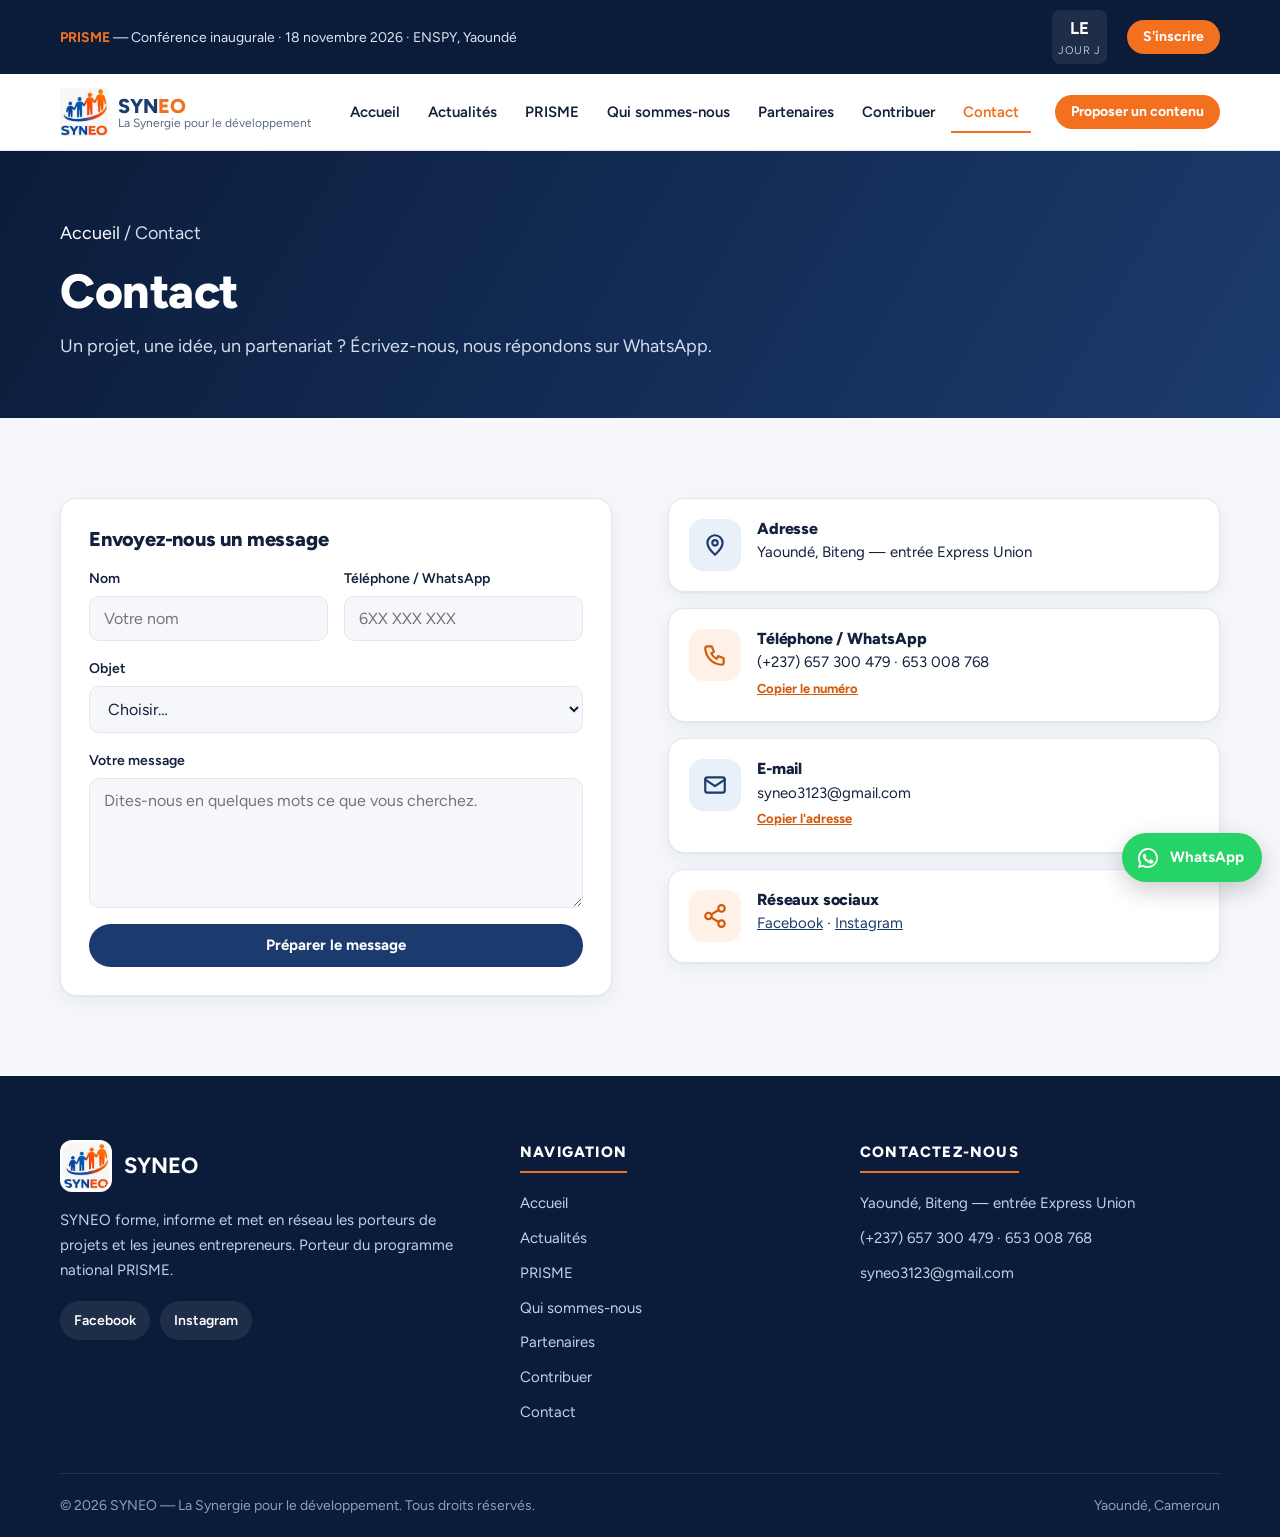
<file: contact.html>
<!doctype html>
<html lang="fr">
<head>
<meta charset="utf-8">
<meta name="viewport" content="width=device-width, initial-scale=1, viewport-fit=cover">
<title>Contact — SYNEO</title>
<meta name="description" content="Contactez SYNEO à Yaoundé (Biteng) : téléphone, WhatsApp, e-mail et réseaux sociaux.">
<meta name="theme-color" content="#1B3B6E">
<link rel="icon" type="image/svg+xml" href="assets/favicon.svg">
<meta property="og:type" content="website">
<meta property="og:title" content="Contact — SYNEO">
<meta property="og:description" content="Contactez SYNEO à Yaoundé (Biteng) : téléphone, WhatsApp, e-mail et réseaux sociaux.">
<meta property="og:image" content="assets/film-poster.jpg">
<link rel="preconnect" href="https://fonts.googleapis.com">
<link rel="preconnect" href="https://fonts.gstatic.com" crossorigin>
<link rel="stylesheet" href="https://fonts.googleapis.com/css2?family=Figtree:wght@400;600;700;800&display=swap">
<link rel="stylesheet" href="assets/style.css">
</head>
<body>

<div class="topbar">
  <div class="wrap">
    <span class="ev"><b>PRISME</b> — Conférence inaugurale · 18 novembre 2026 · ENSPY, Yaoundé</span>
    <div class="cd" id="cd" aria-label="Temps restant avant la conférence"><span><b id="cd-j">–</b>Jours</span><span><b id="cd-h">–</b>Heures</span><span><b id="cd-m">–</b>Min</span></div>
    <a class="btn btn-o btn-sm" href="https://wa.me/237657300479?text=Bonjour%20SYNEO%2C%20je%20souhaite%20m%27inscrire%20%C3%A0%20la%20conf%C3%A9rence%20inaugurale%20PRISME%20du%2018%20novembre." target="_blank" rel="noopener">S'inscrire</a>
  </div>
</div>

<header class="header">
  <div class="wrap">
    <a class="logo" href="index.html" aria-label="SYNEO, accueil">
      <img src="assets/logo.jpg" alt="" width="48" height="48">
      <span><b>SYN<i>EO</i></b><small>La Synergie pour le développement</small></span>
    </a>
    <button class="burger" id="burger" type="button" aria-expanded="false" aria-controls="nav">Menu</button>
    <nav class="nav" id="nav" aria-label="Menu principal"><ul><li><a href="index.html">Accueil</a></li><li><a href="actualites.html">Actualités</a></li><li><a href="prisme.html">PRISME</a></li><li><a href="a-propos.html">Qui sommes-nous</a></li><li><a href="partenaires.html">Partenaires</a></li><li><a href="contribuer.html">Contribuer</a></li><li><a href="contact.html" aria-current="page">Contact</a></li></ul></nav>
    <a class="btn btn-o btn-sm cta" href="contribuer.html">Proposer un contenu</a>
  </div>
</header>

<main>
<section class="page-head">
  <div class="wrap">
    <p class="crumbs"><a href="index.html">Accueil</a> / Contact</p>
    <h1>Contact</h1>
    <p>Un projet, une idée, un partenariat ? Écrivez-nous, nous répondons sur WhatsApp.</p>
  </div>
</section>
<section class="sec alt">
  <div class="wrap split" style="align-items:start">
    <form class="form" id="form-contact" novalidate>
      <h3 style="font-size:20px">Envoyez-nous un message</h3>
      <div class="row2">
        <label for="c-nom">Nom<input id="c-nom" placeholder="Votre nom"></label>
        <label for="c-tel">Téléphone / WhatsApp<input id="c-tel" inputmode="tel" placeholder="6XX XXX XXX"></label>
      </div>
      <label for="c-obj">Objet
        <select id="c-obj"><option value="">Choisir…</option><option>Inscription à PRISME</option><option>Partenariat / sponsoring</option><option>Presse</option><option>Autre demande</option></select>
      </label>
      <label for="c-msg">Votre message<textarea id="c-msg" placeholder="Dites-nous en quelques mots ce que vous cherchez."></textarea></label>
      <p class="err" id="c-err" hidden>Écrivez au moins votre nom et votre message.</p>
      <button class="btn btn-n" type="submit">Préparer le message</button>
      <a class="btn btn-o" id="c-wa" href="#" target="_blank" rel="noopener" hidden>Envoyer sur WhatsApp</a>
    </form>
    <div class="info">
      <div class="card"><div class="icon"><svg viewBox="0 0 24 24"><path d="M12 21s-7-6.2-7-11a7 7 0 0 1 14 0c0 4.8-7 11-7 11z"/><circle cx="12" cy="10" r="2.5"/></svg></div><div><h3>Adresse</h3><p>Yaoundé, Biteng — entrée Express Union</p></div></div>
      <div class="card"><div class="icon o"><svg viewBox="0 0 24 24"><path d="M5 4h4l2 5-2.5 1.5a11 11 0 0 0 5 5L15 13l5 2v4a2 2 0 0 1-2 2A16 16 0 0 1 3 6a2 2 0 0 1 2-2"/></svg></div><div><h3>Téléphone / WhatsApp</h3><p>(+237) 657 300 479 · 653 008 768</p><button class="copy" type="button" data-copy="+237657300479">Copier le numéro</button></div></div>
      <div class="card"><div class="icon"><svg viewBox="0 0 24 24"><rect x="3" y="5" width="18" height="14" rx="2"/><path d="m3 7 9 6 9-6"/></svg></div><div><h3>E-mail</h3><p>syneo3123@gmail.com</p><button class="copy" type="button" data-copy="syneo3123@gmail.com">Copier l'adresse</button></div></div>
      <div class="card"><div class="icon o"><svg viewBox="0 0 24 24"><circle cx="18" cy="5" r="3"/><circle cx="6" cy="12" r="3"/><circle cx="18" cy="19" r="3"/><path d="m8.6 13.5 6.8 4M15.4 6.5l-6.8 4"/></svg></div><div><h3>Réseaux sociaux</h3><p><a href="https://www.facebook.com/share/1EkRE3H2WD/" target="_blank" rel="noopener">Facebook</a> · <a href="https://www.instagram.com/syneo3123" target="_blank" rel="noopener">Instagram</a></p></div></div>
    </div>
  </div>
</section>
</main>

<footer class="footer">
  <div class="wrap">
    <div class="cols">
      <div>
        <div class="brand"><img src="assets/logo.jpg" alt="" width="52" height="52"><b>SYNEO</b></div>
        <p>SYNEO forme, informe et met en réseau les porteurs de projets et les jeunes entrepreneurs. Porteur du programme national PRISME.</p>
        <div class="social"><a href="https://www.facebook.com/share/1EkRE3H2WD/" target="_blank" rel="noopener">Facebook</a><a href="https://www.instagram.com/syneo3123" target="_blank" rel="noopener">Instagram</a></div>
      </div>
      <div>
        <h4>Navigation</h4>
        <ul><li><a href="index.html">Accueil</a></li><li><a href="actualites.html">Actualités</a></li><li><a href="prisme.html">PRISME</a></li><li><a href="a-propos.html">Qui sommes-nous</a></li><li><a href="partenaires.html">Partenaires</a></li><li><a href="contribuer.html">Contribuer</a></li><li><a href="contact.html">Contact</a></li></ul>
      </div>
      <div>
        <h4>Contactez-nous</h4>
        <ul>
          <li>Yaoundé, Biteng — entrée Express Union</li>
          <li><a href="tel:+237657300479">(+237) 657 300 479</a> · <a href="tel:+237653008768">653 008 768</a></li>
          <li><a href="mailto:syneo3123@gmail.com">syneo3123@gmail.com</a></li>
        </ul>
      </div>
    </div>
    <div class="bottom"><span>© 2026 SYNEO — La Synergie pour le développement. Tous droits réservés.</span><span>Yaoundé, Cameroun</span></div>
  </div>
</footer>

<a class="wa" href="https://wa.me/237657300479" target="_blank" rel="noopener" aria-label="Écrire à SYNEO sur WhatsApp"><svg viewBox="0 0 24 24" aria-hidden="true"><path d="M12 2a10 10 0 0 0-8.6 15.1L2 22l5-1.3A10 10 0 1 0 12 2zm0 18.2a8.2 8.2 0 0 1-4.2-1.2l-.3-.2-3 .8.8-2.9-.2-.3A8.2 8.2 0 1 1 12 20.2zm4.5-6.1c-.2-.1-1.5-.7-1.7-.8s-.4-.1-.6.1-.7.8-.8 1-.3.2-.5.1a6.7 6.7 0 0 1-3.3-2.9c-.3-.4.2-.4.7-1.3.1-.2 0-.3 0-.4l-.8-1.8c-.2-.5-.4-.4-.6-.4h-.5a1 1 0 0 0-.7.3 3 3 0 0 0-.9 2.2 5.1 5.1 0 0 0 1.1 2.7 11.7 11.7 0 0 0 4.5 4c1.7.7 2.3.8 3.2.6a2.7 2.7 0 0 0 1.8-1.2 2.2 2.2 0 0 0 .1-1.2c0-.1-.2-.2-.4-.3z"/></svg><span>WhatsApp</span></a>
<script src="assets/main.js" defer></script>
</body>
</html>
</file>
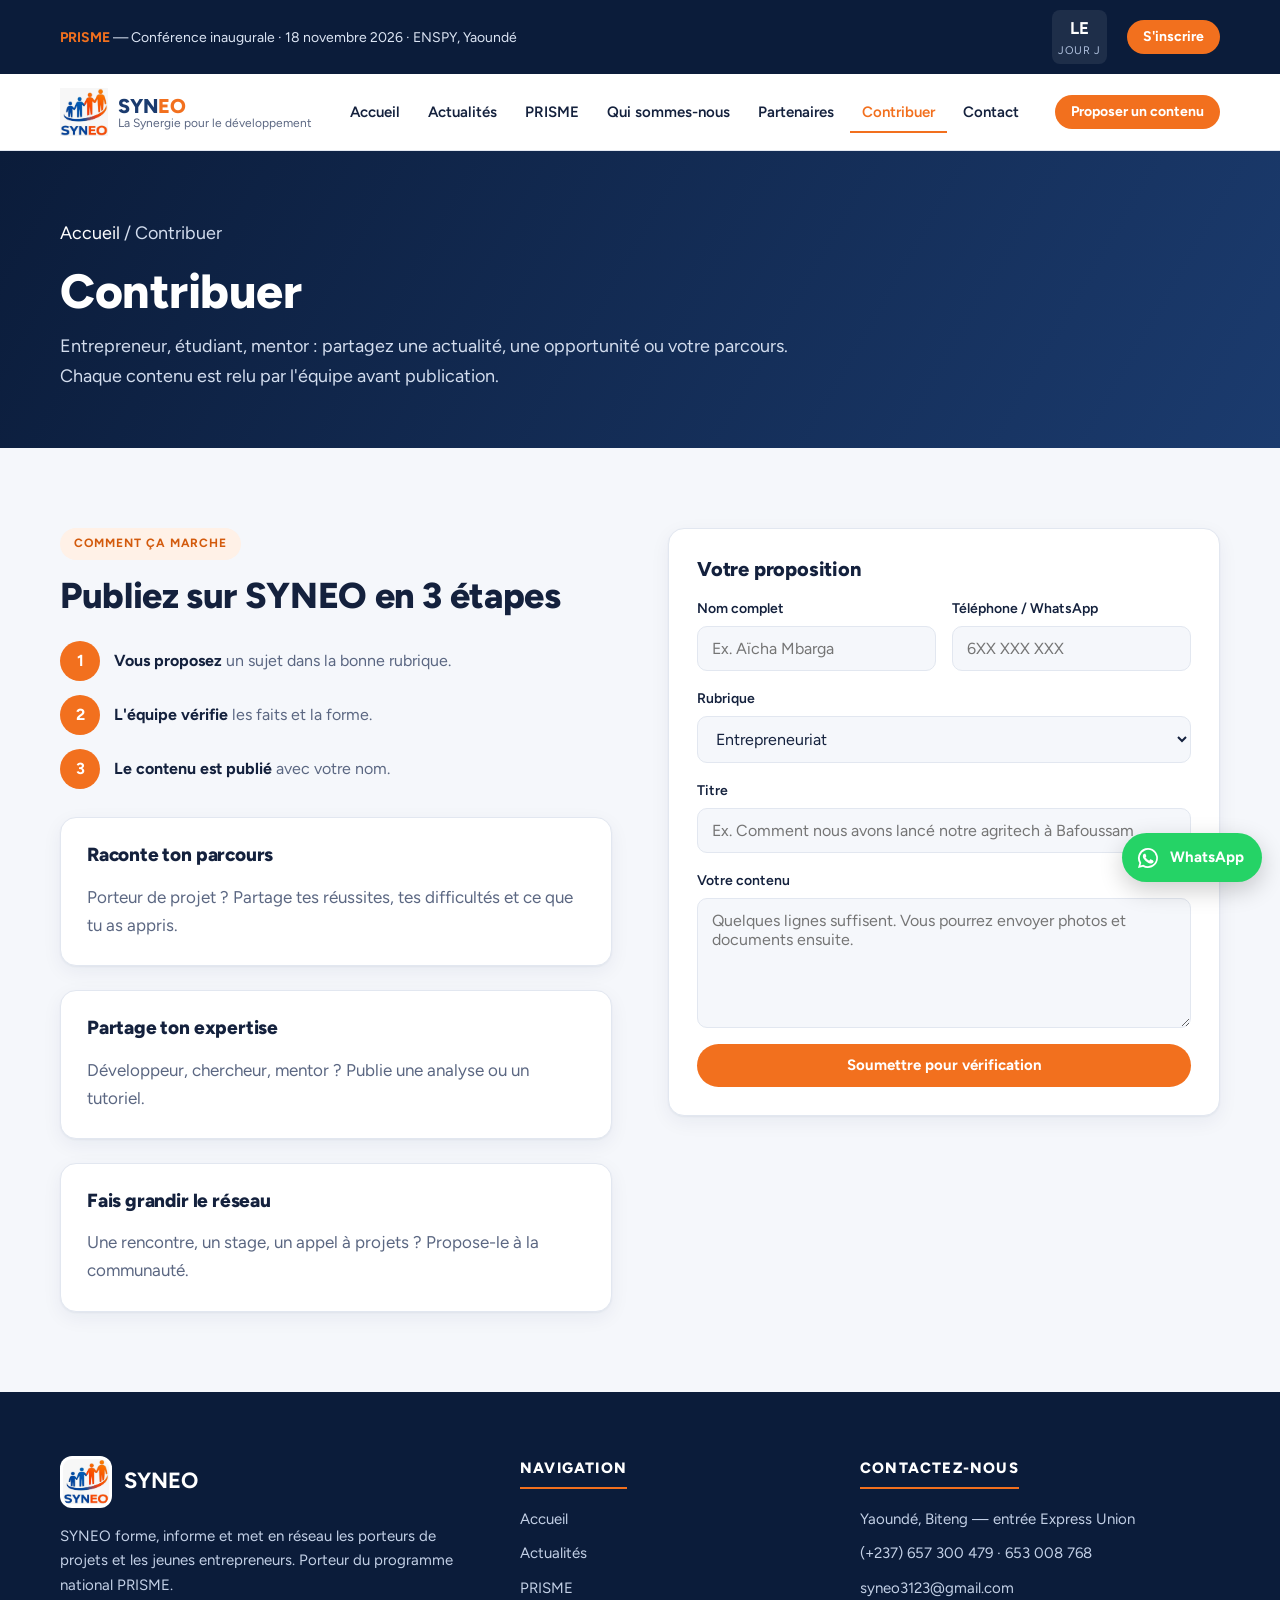
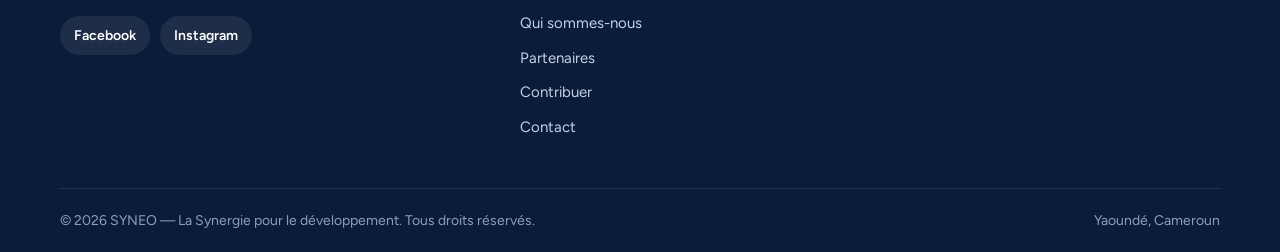
<file: contribuer.html>
<!doctype html>
<html lang="fr">
<head>
<meta charset="utf-8">
<meta name="viewport" content="width=device-width, initial-scale=1, viewport-fit=cover">
<title>Contribuer — SYNEO</title>
<meta name="description" content="Entrepreneur, étudiant, mentor : proposez une actualité, une opportunité ou votre portrait. Chaque contenu est relu par l'équipe SYNEO.">
<meta name="theme-color" content="#1B3B6E">
<link rel="icon" type="image/svg+xml" href="assets/favicon.svg">
<meta property="og:type" content="website">
<meta property="og:title" content="Contribuer — SYNEO">
<meta property="og:description" content="Entrepreneur, étudiant, mentor : proposez une actualité, une opportunité ou votre portrait. Chaque contenu est relu par l'équipe SYNEO.">
<meta property="og:image" content="assets/film-poster.jpg">
<link rel="preconnect" href="https://fonts.googleapis.com">
<link rel="preconnect" href="https://fonts.gstatic.com" crossorigin>
<link rel="stylesheet" href="https://fonts.googleapis.com/css2?family=Figtree:wght@400;600;700;800&display=swap">
<link rel="stylesheet" href="assets/style.css">
</head>
<body>

<div class="topbar">
  <div class="wrap">
    <span class="ev"><b>PRISME</b> — Conférence inaugurale · 18 novembre 2026 · ENSPY, Yaoundé</span>
    <div class="cd" id="cd" aria-label="Temps restant avant la conférence"><span><b id="cd-j">–</b>Jours</span><span><b id="cd-h">–</b>Heures</span><span><b id="cd-m">–</b>Min</span></div>
    <a class="btn btn-o btn-sm" href="https://wa.me/237657300479?text=Bonjour%20SYNEO%2C%20je%20souhaite%20m%27inscrire%20%C3%A0%20la%20conf%C3%A9rence%20inaugurale%20PRISME%20du%2018%20novembre." target="_blank" rel="noopener">S'inscrire</a>
  </div>
</div>

<header class="header">
  <div class="wrap">
    <a class="logo" href="index.html" aria-label="SYNEO, accueil">
      <img src="assets/logo.jpg" alt="" width="48" height="48">
      <span><b>SYN<i>EO</i></b><small>La Synergie pour le développement</small></span>
    </a>
    <button class="burger" id="burger" type="button" aria-expanded="false" aria-controls="nav">Menu</button>
    <nav class="nav" id="nav" aria-label="Menu principal"><ul><li><a href="index.html">Accueil</a></li><li><a href="actualites.html">Actualités</a></li><li><a href="prisme.html">PRISME</a></li><li><a href="a-propos.html">Qui sommes-nous</a></li><li><a href="partenaires.html">Partenaires</a></li><li><a href="contribuer.html" aria-current="page">Contribuer</a></li><li><a href="contact.html">Contact</a></li></ul></nav>
    <a class="btn btn-o btn-sm cta" href="contribuer.html">Proposer un contenu</a>
  </div>
</header>

<main>
<section class="page-head">
  <div class="wrap">
    <p class="crumbs"><a href="index.html">Accueil</a> / Contribuer</p>
    <h1>Contribuer</h1>
    <p>Entrepreneur, étudiant, mentor : partagez une actualité, une opportunité ou votre parcours. Chaque contenu est relu par l'équipe avant publication.</p>
  </div>
</section>
<section class="sec alt">
  <div class="wrap split" style="align-items:start">
    <div class="txt">
      <span class="badge">Comment ça marche</span>
      <h2 style="font-size:clamp(26px,3.2vw,36px)">Publiez sur SYNEO en 3 étapes</h2>
      <ol class="numbered">
        <li><b class="n">1</b><span><strong>Vous proposez</strong> un sujet dans la bonne rubrique.</span></li>
        <li><b class="n">2</b><span><strong>L'équipe vérifie</strong> les faits et la forme.</span></li>
        <li><b class="n">3</b><span><strong>Le contenu est publié</strong> avec votre nom.</span></li>
      </ol>
      <div class="grid" style="margin-top:28px">
        <div class="card"><h3>Raconte ton parcours</h3><p>Porteur de projet ? Partage tes réussites, tes difficultés et ce que tu as appris.</p></div>
        <div class="card"><h3>Partage ton expertise</h3><p>Développeur, chercheur, mentor ? Publie une analyse ou un tutoriel.</p></div>
        <div class="card"><h3>Fais grandir le réseau</h3><p>Une rencontre, un stage, un appel à projets ? Propose-le à la communauté.</p></div>
      </div>
    </div>
    <form class="form" id="form-contrib" novalidate>
      <h3 style="font-size:20px">Votre proposition</h3>
      <div class="row2">
        <label for="f-nom">Nom complet<input id="f-nom" required placeholder="Ex. Aïcha Mbarga"></label>
        <label for="f-tel">Téléphone / WhatsApp<input id="f-tel" required inputmode="tel" placeholder="6XX XXX XXX"></label>
      </div>
      <label for="f-rub">Rubrique
        <select id="f-rub"><option>Entrepreneuriat</option><option>Innovation</option><option>Opportunités</option><option>Les Bâtisseurs (portrait)</option></select>
      </label>
      <label for="f-titre">Titre<input id="f-titre" required placeholder="Ex. Comment nous avons lancé notre agritech à Bafoussam"></label>
      <label for="f-txt">Votre contenu<textarea id="f-txt" required placeholder="Quelques lignes suffisent. Vous pourrez envoyer photos et documents ensuite."></textarea></label>
      <p class="err" id="f-err" hidden>Remplissez le nom, le téléphone, le titre et le contenu.</p>
      <button class="btn btn-o" type="submit">Soumettre pour vérification</button>
      <div class="ok" id="f-ok" hidden>
        <b>Proposition prête.</b>
        <p>Envoyez-la à l'équipe sur WhatsApp pour qu'elle soit relue.</p>
        <div class="acts"><a class="btn btn-o btn-sm" id="f-wa" target="_blank" rel="noopener" href="#">Envoyer sur WhatsApp</a><button class="btn btn-ghost btn-sm" type="button" id="f-copy">Copier le texte</button></div>
      </div>
    </form>
  </div>
</section>
</main>

<footer class="footer">
  <div class="wrap">
    <div class="cols">
      <div>
        <div class="brand"><img src="assets/logo.jpg" alt="" width="52" height="52"><b>SYNEO</b></div>
        <p>SYNEO forme, informe et met en réseau les porteurs de projets et les jeunes entrepreneurs. Porteur du programme national PRISME.</p>
        <div class="social"><a href="https://www.facebook.com/share/1EkRE3H2WD/" target="_blank" rel="noopener">Facebook</a><a href="https://www.instagram.com/syneo3123" target="_blank" rel="noopener">Instagram</a></div>
      </div>
      <div>
        <h4>Navigation</h4>
        <ul><li><a href="index.html">Accueil</a></li><li><a href="actualites.html">Actualités</a></li><li><a href="prisme.html">PRISME</a></li><li><a href="a-propos.html">Qui sommes-nous</a></li><li><a href="partenaires.html">Partenaires</a></li><li><a href="contribuer.html">Contribuer</a></li><li><a href="contact.html">Contact</a></li></ul>
      </div>
      <div>
        <h4>Contactez-nous</h4>
        <ul>
          <li>Yaoundé, Biteng — entrée Express Union</li>
          <li><a href="tel:+237657300479">(+237) 657 300 479</a> · <a href="tel:+237653008768">653 008 768</a></li>
          <li><a href="mailto:syneo3123@gmail.com">syneo3123@gmail.com</a></li>
        </ul>
      </div>
    </div>
    <div class="bottom"><span>© 2026 SYNEO — La Synergie pour le développement. Tous droits réservés.</span><span>Yaoundé, Cameroun</span></div>
  </div>
</footer>

<a class="wa" href="https://wa.me/237657300479" target="_blank" rel="noopener" aria-label="Écrire à SYNEO sur WhatsApp"><svg viewBox="0 0 24 24" aria-hidden="true"><path d="M12 2a10 10 0 0 0-8.6 15.1L2 22l5-1.3A10 10 0 1 0 12 2zm0 18.2a8.2 8.2 0 0 1-4.2-1.2l-.3-.2-3 .8.8-2.9-.2-.3A8.2 8.2 0 1 1 12 20.2zm4.5-6.1c-.2-.1-1.5-.7-1.7-.8s-.4-.1-.6.1-.7.8-.8 1-.3.2-.5.1a6.7 6.7 0 0 1-3.3-2.9c-.3-.4.2-.4.7-1.3.1-.2 0-.3 0-.4l-.8-1.8c-.2-.5-.4-.4-.6-.4h-.5a1 1 0 0 0-.7.3 3 3 0 0 0-.9 2.2 5.1 5.1 0 0 0 1.1 2.7 11.7 11.7 0 0 0 4.5 4c1.7.7 2.3.8 3.2.6a2.7 2.7 0 0 0 1.8-1.2 2.2 2.2 0 0 0 .1-1.2c0-.1-.2-.2-.4-.3z"/></svg><span>WhatsApp</span></a>
<script src="assets/main.js" defer></script>
</body>
</html>
</file>
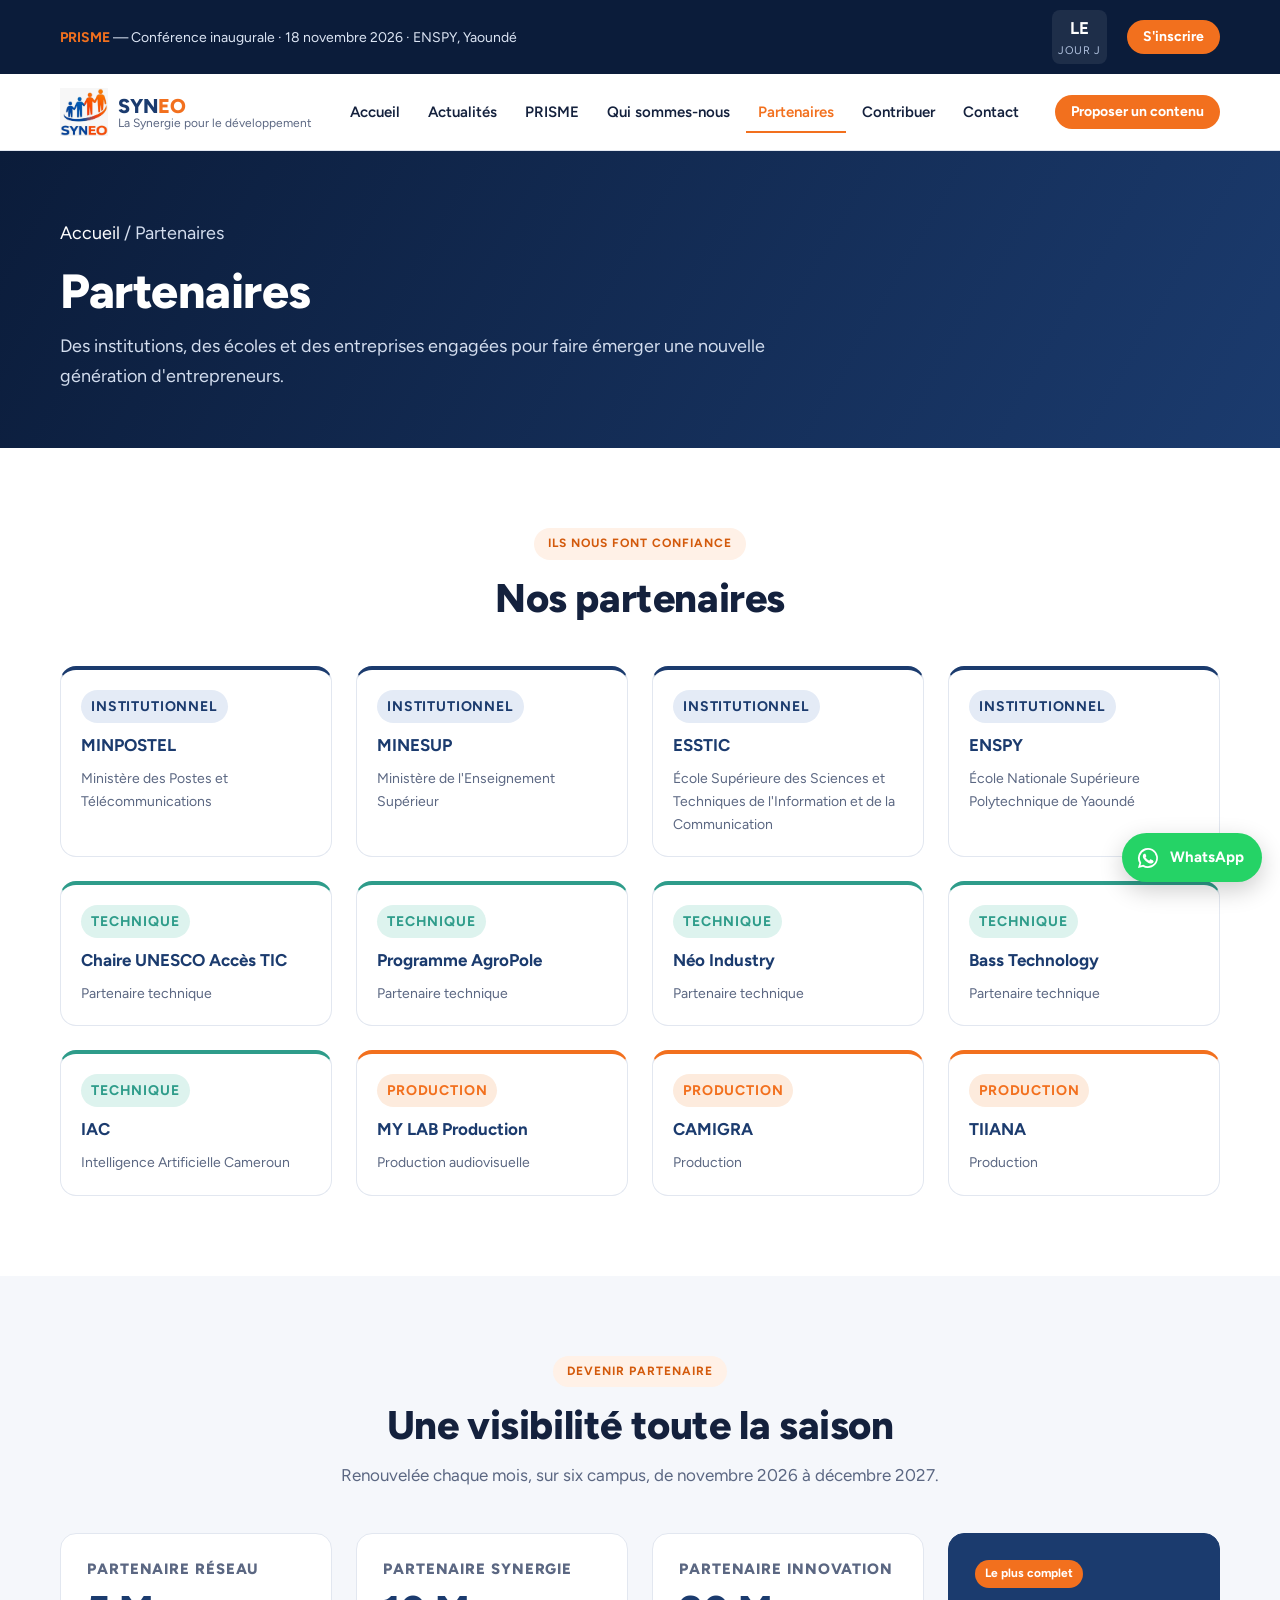
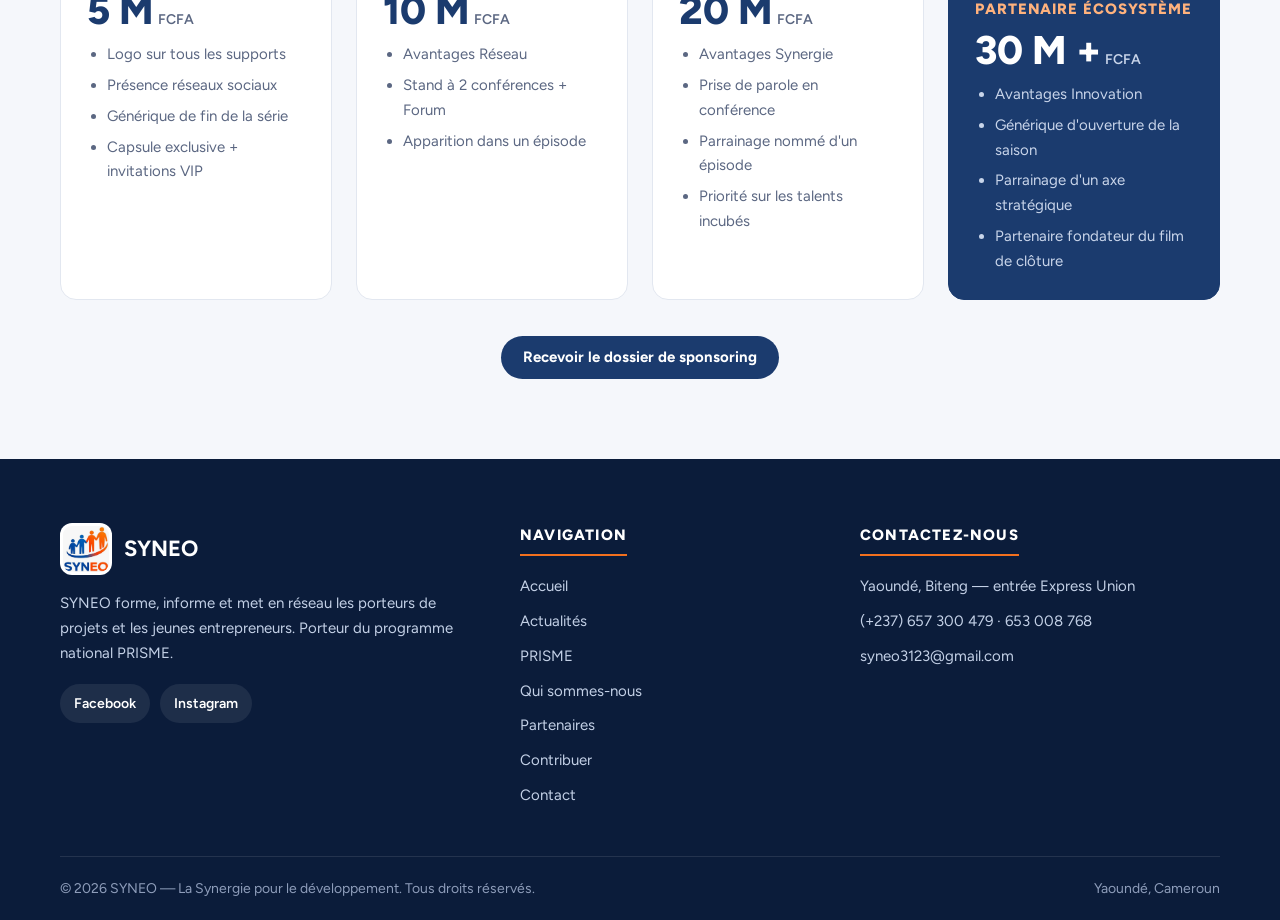
<file: partenaires.html>
<!doctype html>
<html lang="fr">
<head>
<meta charset="utf-8">
<meta name="viewport" content="width=device-width, initial-scale=1, viewport-fit=cover">
<title>Partenaires — SYNEO</title>
<meta name="description" content="Les partenaires institutionnels, techniques et de production de SYNEO, et les 4 niveaux de sponsoring du programme PRISME.">
<meta name="theme-color" content="#1B3B6E">
<link rel="icon" type="image/svg+xml" href="assets/favicon.svg">
<meta property="og:type" content="website">
<meta property="og:title" content="Partenaires — SYNEO">
<meta property="og:description" content="Les partenaires institutionnels, techniques et de production de SYNEO, et les 4 niveaux de sponsoring du programme PRISME.">
<meta property="og:image" content="assets/film-poster.jpg">
<link rel="preconnect" href="https://fonts.googleapis.com">
<link rel="preconnect" href="https://fonts.gstatic.com" crossorigin>
<link rel="stylesheet" href="https://fonts.googleapis.com/css2?family=Figtree:wght@400;600;700;800&display=swap">
<link rel="stylesheet" href="assets/style.css">
</head>
<body>

<div class="topbar">
  <div class="wrap">
    <span class="ev"><b>PRISME</b> — Conférence inaugurale · 18 novembre 2026 · ENSPY, Yaoundé</span>
    <div class="cd" id="cd" aria-label="Temps restant avant la conférence"><span><b id="cd-j">–</b>Jours</span><span><b id="cd-h">–</b>Heures</span><span><b id="cd-m">–</b>Min</span></div>
    <a class="btn btn-o btn-sm" href="https://wa.me/237657300479?text=Bonjour%20SYNEO%2C%20je%20souhaite%20m%27inscrire%20%C3%A0%20la%20conf%C3%A9rence%20inaugurale%20PRISME%20du%2018%20novembre." target="_blank" rel="noopener">S'inscrire</a>
  </div>
</div>

<header class="header">
  <div class="wrap">
    <a class="logo" href="index.html" aria-label="SYNEO, accueil">
      <img src="assets/logo.jpg" alt="" width="48" height="48">
      <span><b>SYN<i>EO</i></b><small>La Synergie pour le développement</small></span>
    </a>
    <button class="burger" id="burger" type="button" aria-expanded="false" aria-controls="nav">Menu</button>
    <nav class="nav" id="nav" aria-label="Menu principal"><ul><li><a href="index.html">Accueil</a></li><li><a href="actualites.html">Actualités</a></li><li><a href="prisme.html">PRISME</a></li><li><a href="a-propos.html">Qui sommes-nous</a></li><li><a href="partenaires.html" aria-current="page">Partenaires</a></li><li><a href="contribuer.html">Contribuer</a></li><li><a href="contact.html">Contact</a></li></ul></nav>
    <a class="btn btn-o btn-sm cta" href="contribuer.html">Proposer un contenu</a>
  </div>
</header>

<main>
<section class="page-head">
  <div class="wrap">
    <p class="crumbs"><a href="index.html">Accueil</a> / Partenaires</p>
    <h1>Partenaires</h1>
    <p>Des institutions, des écoles et des entreprises engagées pour faire émerger une nouvelle génération d'entrepreneurs.</p>
  </div>
</section>
<section class="sec">
  <div class="wrap">
    <div class="head "><span class="badge">Ils nous font confiance</span><h2>Nos partenaires</h2></div>
    <div class="grid g4"><div class="partner p-inst"><span class="cat">Institutionnel</span><b>MINPOSTEL</b><span>Ministère des Postes et Télécommunications</span></div><div class="partner p-inst"><span class="cat">Institutionnel</span><b>MINESUP</b><span>Ministère de l'Enseignement Supérieur</span></div><div class="partner p-inst"><span class="cat">Institutionnel</span><b>ESSTIC</b><span>École Supérieure des Sciences et Techniques de l'Information et de la Communication</span></div><div class="partner p-inst"><span class="cat">Institutionnel</span><b>ENSPY</b><span>École Nationale Supérieure Polytechnique de Yaoundé</span></div><div class="partner p-tech"><span class="cat">Technique</span><b>Chaire UNESCO Accès TIC</b><span>Partenaire technique</span></div><div class="partner p-tech"><span class="cat">Technique</span><b>Programme AgroPole</b><span>Partenaire technique</span></div><div class="partner p-tech"><span class="cat">Technique</span><b>Néo Industry</b><span>Partenaire technique</span></div><div class="partner p-tech"><span class="cat">Technique</span><b>Bass Technology</b><span>Partenaire technique</span></div><div class="partner p-tech"><span class="cat">Technique</span><b>IAC</b><span>Intelligence Artificielle Cameroun</span></div><div class="partner p-prod"><span class="cat">Production</span><b>MY LAB Production</b><span>Production audiovisuelle</span></div><div class="partner p-prod"><span class="cat">Production</span><b>CAMIGRA</b><span>Production</span></div><div class="partner p-prod"><span class="cat">Production</span><b>TIIANA</b><span>Production</span></div></div>
  </div>
</section>
<section class="sec alt">
  <div class="wrap">
    <div class="head "><span class="badge">Devenir partenaire</span><h2>Une visibilité toute la saison</h2><p>Renouvelée chaque mois, sur six campus, de novembre 2026 à décembre 2027.</p></div>
    <div class="grid g4"><div class="tier"><h3>Partenaire Réseau</h3><div class="amt">5 M<small>FCFA</small></div><ul><li>Logo sur tous les supports</li><li>Présence réseaux sociaux</li><li>Générique de fin de la série</li><li>Capsule exclusive + invitations VIP</li></ul></div><div class="tier"><h3>Partenaire Synergie</h3><div class="amt">10 M<small>FCFA</small></div><ul><li>Avantages Réseau</li><li>Stand à 2 conférences + Forum</li><li>Apparition dans un épisode</li></ul></div><div class="tier"><h3>Partenaire Innovation</h3><div class="amt">20 M<small>FCFA</small></div><ul><li>Avantages Synergie</li><li>Prise de parole en conférence</li><li>Parrainage nommé d'un épisode</li><li>Priorité sur les talents incubés</li></ul></div><div class="tier top"><span class="ribbon">Le plus complet</span><h3>Partenaire Écosystème</h3><div class="amt">30 M +<small>FCFA</small></div><ul><li>Avantages Innovation</li><li>Générique d'ouverture de la saison</li><li>Parrainage d'un axe stratégique</li><li>Partenaire fondateur du film de clôture</li></ul></div></div>
    <div class="more"><a class="btn btn-n" href="contact.html">Recevoir le dossier de sponsoring</a></div>
  </div>
</section>
</main>

<footer class="footer">
  <div class="wrap">
    <div class="cols">
      <div>
        <div class="brand"><img src="assets/logo.jpg" alt="" width="52" height="52"><b>SYNEO</b></div>
        <p>SYNEO forme, informe et met en réseau les porteurs de projets et les jeunes entrepreneurs. Porteur du programme national PRISME.</p>
        <div class="social"><a href="https://www.facebook.com/share/1EkRE3H2WD/" target="_blank" rel="noopener">Facebook</a><a href="https://www.instagram.com/syneo3123" target="_blank" rel="noopener">Instagram</a></div>
      </div>
      <div>
        <h4>Navigation</h4>
        <ul><li><a href="index.html">Accueil</a></li><li><a href="actualites.html">Actualités</a></li><li><a href="prisme.html">PRISME</a></li><li><a href="a-propos.html">Qui sommes-nous</a></li><li><a href="partenaires.html">Partenaires</a></li><li><a href="contribuer.html">Contribuer</a></li><li><a href="contact.html">Contact</a></li></ul>
      </div>
      <div>
        <h4>Contactez-nous</h4>
        <ul>
          <li>Yaoundé, Biteng — entrée Express Union</li>
          <li><a href="tel:+237657300479">(+237) 657 300 479</a> · <a href="tel:+237653008768">653 008 768</a></li>
          <li><a href="mailto:syneo3123@gmail.com">syneo3123@gmail.com</a></li>
        </ul>
      </div>
    </div>
    <div class="bottom"><span>© 2026 SYNEO — La Synergie pour le développement. Tous droits réservés.</span><span>Yaoundé, Cameroun</span></div>
  </div>
</footer>

<a class="wa" href="https://wa.me/237657300479" target="_blank" rel="noopener" aria-label="Écrire à SYNEO sur WhatsApp"><svg viewBox="0 0 24 24" aria-hidden="true"><path d="M12 2a10 10 0 0 0-8.6 15.1L2 22l5-1.3A10 10 0 1 0 12 2zm0 18.2a8.2 8.2 0 0 1-4.2-1.2l-.3-.2-3 .8.8-2.9-.2-.3A8.2 8.2 0 1 1 12 20.2zm4.5-6.1c-.2-.1-1.5-.7-1.7-.8s-.4-.1-.6.1-.7.8-.8 1-.3.2-.5.1a6.7 6.7 0 0 1-3.3-2.9c-.3-.4.2-.4.7-1.3.1-.2 0-.3 0-.4l-.8-1.8c-.2-.5-.4-.4-.6-.4h-.5a1 1 0 0 0-.7.3 3 3 0 0 0-.9 2.2 5.1 5.1 0 0 0 1.1 2.7 11.7 11.7 0 0 0 4.5 4c1.7.7 2.3.8 3.2.6a2.7 2.7 0 0 0 1.8-1.2 2.2 2.2 0 0 0 .1-1.2c0-.1-.2-.2-.4-.3z"/></svg><span>WhatsApp</span></a>
<script src="assets/main.js" defer></script>
</body>
</html>
</file>
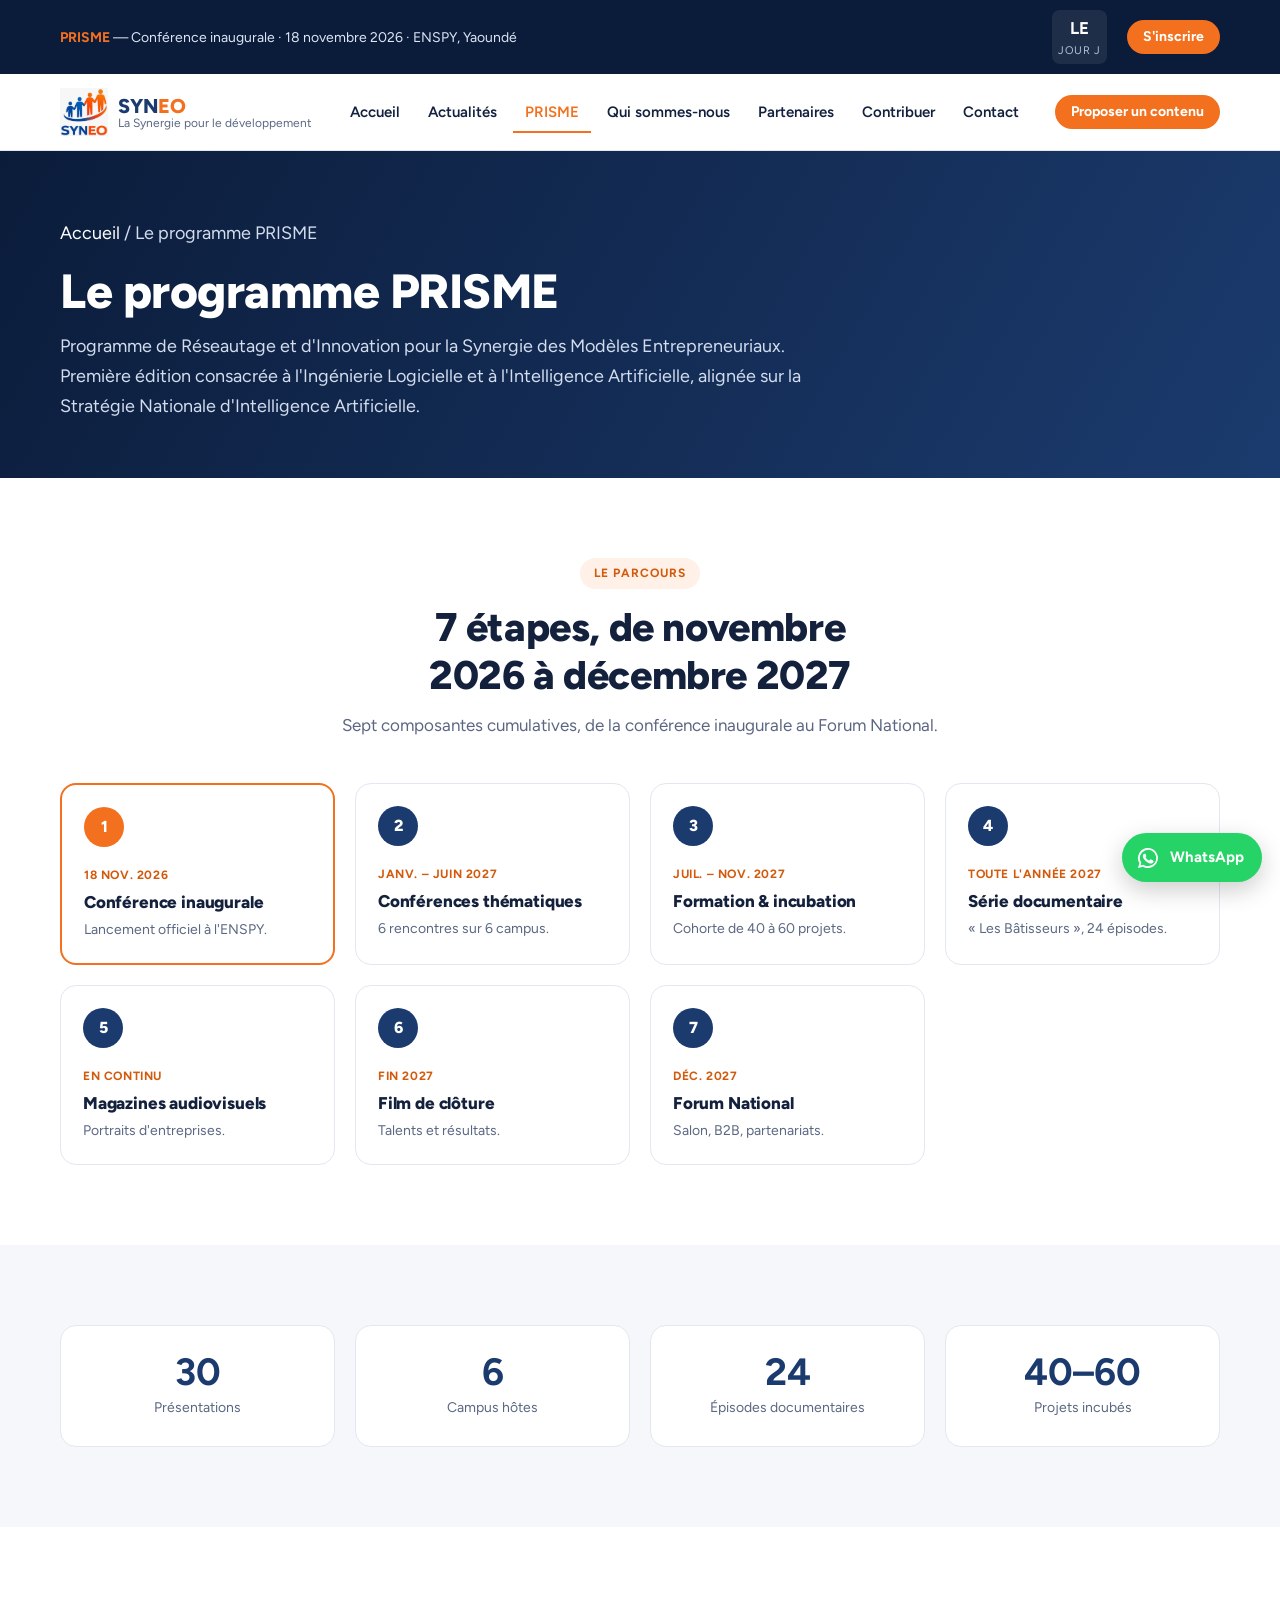
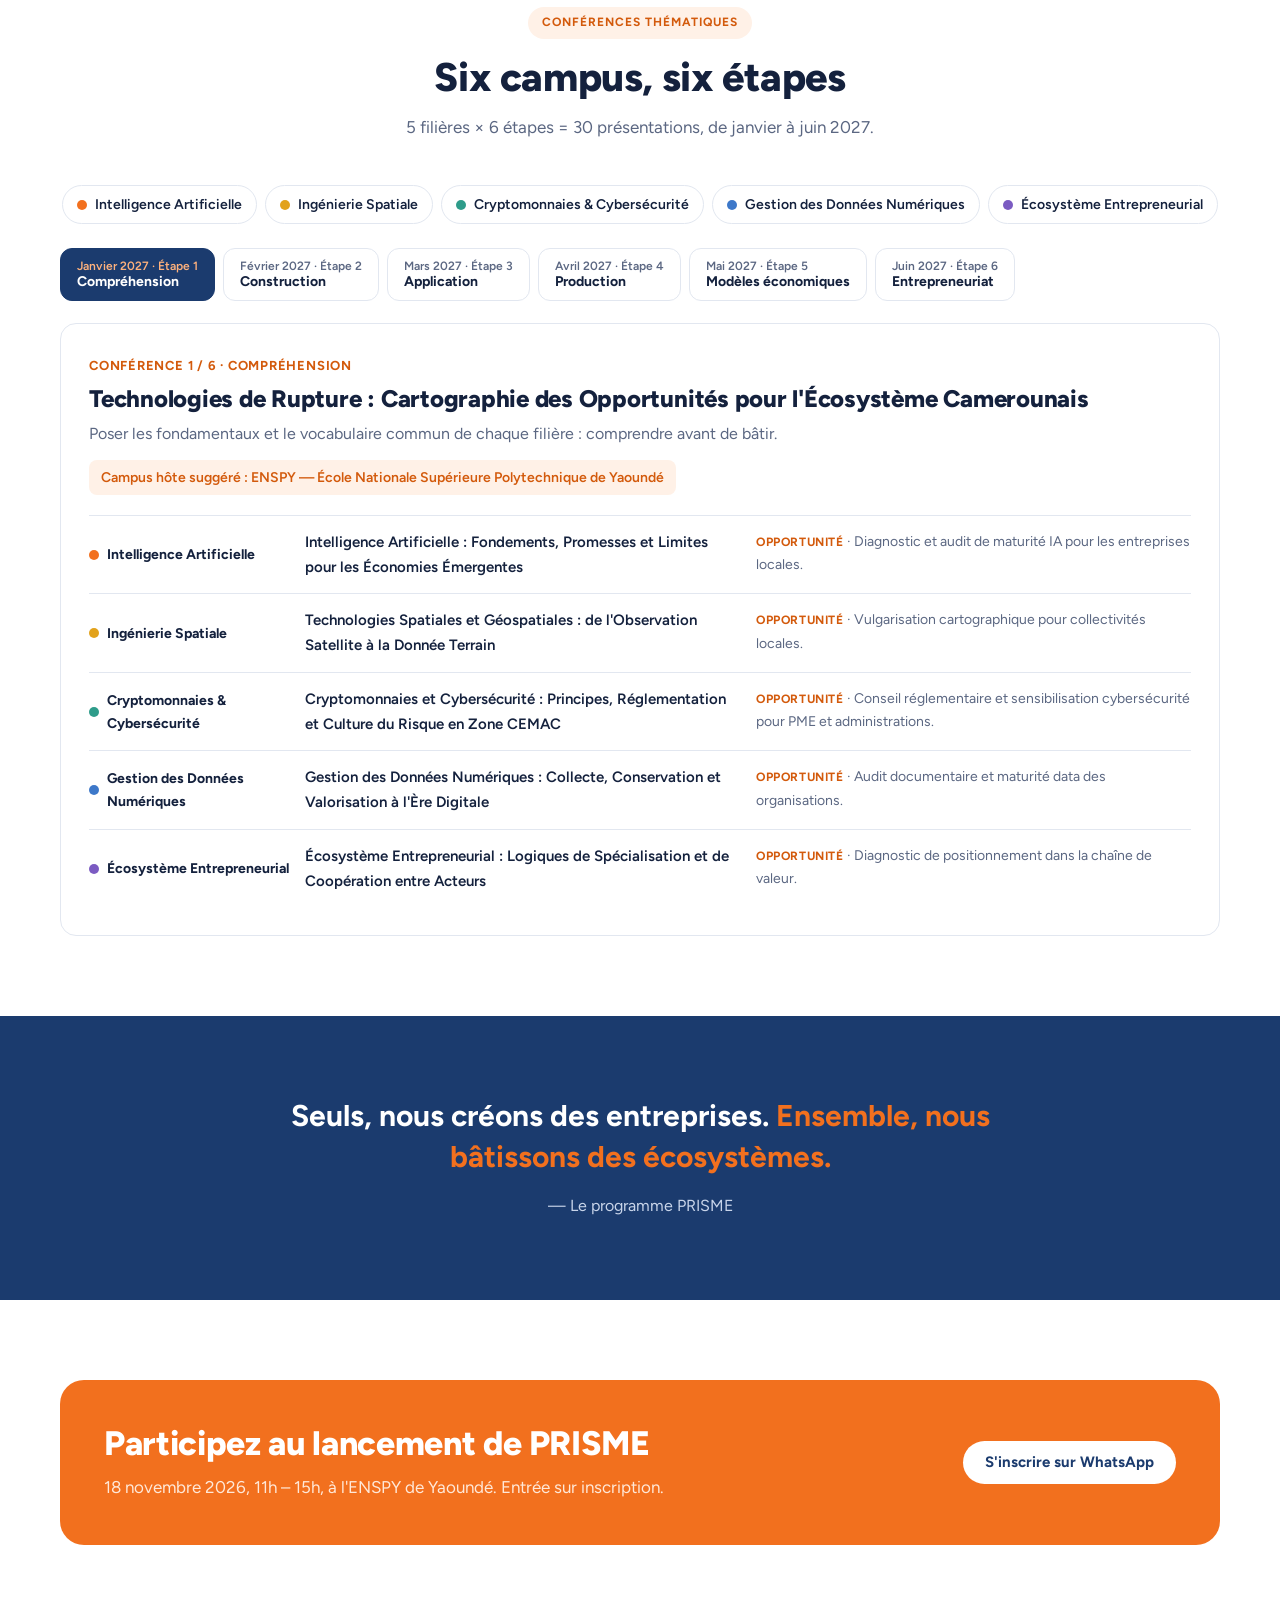
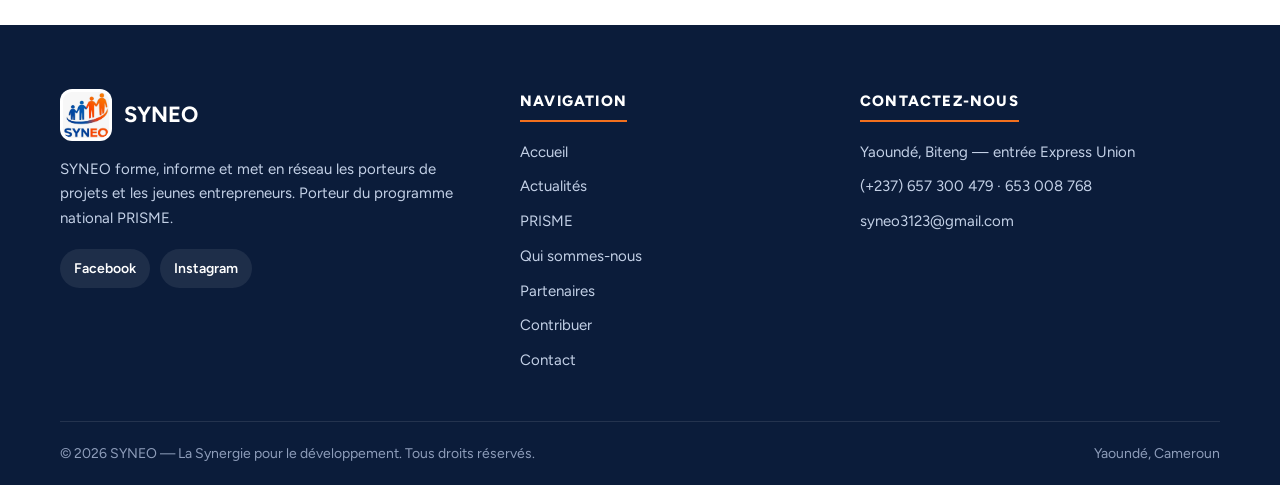
<file: prisme.html>
<!doctype html>
<html lang="fr">
<head>
<meta charset="utf-8">
<meta name="viewport" content="width=device-width, initial-scale=1, viewport-fit=cover">
<title>Le programme PRISME — SYNEO</title>
<meta name="description" content="PRISME : programme national de réseautage et d'innovation, 7 étapes de novembre 2026 à décembre 2027, 30 conférences sur 6 campus.">
<meta name="theme-color" content="#1B3B6E">
<link rel="icon" type="image/svg+xml" href="assets/favicon.svg">
<meta property="og:type" content="website">
<meta property="og:title" content="Le programme PRISME — SYNEO">
<meta property="og:description" content="PRISME : programme national de réseautage et d'innovation, 7 étapes de novembre 2026 à décembre 2027, 30 conférences sur 6 campus.">
<meta property="og:image" content="assets/film-poster.jpg">
<link rel="preconnect" href="https://fonts.googleapis.com">
<link rel="preconnect" href="https://fonts.gstatic.com" crossorigin>
<link rel="stylesheet" href="https://fonts.googleapis.com/css2?family=Figtree:wght@400;600;700;800&display=swap">
<link rel="stylesheet" href="assets/style.css">
</head>
<body>

<div class="topbar">
  <div class="wrap">
    <span class="ev"><b>PRISME</b> — Conférence inaugurale · 18 novembre 2026 · ENSPY, Yaoundé</span>
    <div class="cd" id="cd" aria-label="Temps restant avant la conférence"><span><b id="cd-j">–</b>Jours</span><span><b id="cd-h">–</b>Heures</span><span><b id="cd-m">–</b>Min</span></div>
    <a class="btn btn-o btn-sm" href="https://wa.me/237657300479?text=Bonjour%20SYNEO%2C%20je%20souhaite%20m%27inscrire%20%C3%A0%20la%20conf%C3%A9rence%20inaugurale%20PRISME%20du%2018%20novembre." target="_blank" rel="noopener">S'inscrire</a>
  </div>
</div>

<header class="header">
  <div class="wrap">
    <a class="logo" href="index.html" aria-label="SYNEO, accueil">
      <img src="assets/logo.jpg" alt="" width="48" height="48">
      <span><b>SYN<i>EO</i></b><small>La Synergie pour le développement</small></span>
    </a>
    <button class="burger" id="burger" type="button" aria-expanded="false" aria-controls="nav">Menu</button>
    <nav class="nav" id="nav" aria-label="Menu principal"><ul><li><a href="index.html">Accueil</a></li><li><a href="actualites.html">Actualités</a></li><li><a href="prisme.html" aria-current="page">PRISME</a></li><li><a href="a-propos.html">Qui sommes-nous</a></li><li><a href="partenaires.html">Partenaires</a></li><li><a href="contribuer.html">Contribuer</a></li><li><a href="contact.html">Contact</a></li></ul></nav>
    <a class="btn btn-o btn-sm cta" href="contribuer.html">Proposer un contenu</a>
  </div>
</header>

<main>
<section class="page-head">
  <div class="wrap">
    <p class="crumbs"><a href="index.html">Accueil</a> / Le programme PRISME</p>
    <h1>Le programme PRISME</h1>
    <p>Programme de Réseautage et d'Innovation pour la Synergie des Modèles Entrepreneuriaux. Première édition consacrée à l'Ingénierie Logicielle et à l'Intelligence Artificielle, alignée sur la Stratégie Nationale d'Intelligence Artificielle.</p>
  </div>
</section>
<section class="sec">
  <div class="wrap">
    <div class="head "><span class="badge">Le parcours</span><h2>7 étapes, de novembre 2026 à décembre 2027</h2><p>Sept composantes cumulatives, de la conférence inaugurale au Forum National.</p></div>
    <div class="steps"><div class="step now"><div class="n">1</div><span class="when">18 nov. 2026</span><h3>Conférence inaugurale</h3><p>Lancement officiel à l'ENSPY.</p></div><div class="step"><div class="n">2</div><span class="when">Janv. – juin 2027</span><h3>Conférences thématiques</h3><p>6 rencontres sur 6 campus.</p></div><div class="step"><div class="n">3</div><span class="when">Juil. – nov. 2027</span><h3>Formation & incubation</h3><p>Cohorte de 40 à 60 projets.</p></div><div class="step"><div class="n">4</div><span class="when">Toute l'année 2027</span><h3>Série documentaire</h3><p>« Les Bâtisseurs », 24 épisodes.</p></div><div class="step"><div class="n">5</div><span class="when">En continu</span><h3>Magazines audiovisuels</h3><p>Portraits d'entreprises.</p></div><div class="step"><div class="n">6</div><span class="when">Fin 2027</span><h3>Film de clôture</h3><p>Talents et résultats.</p></div><div class="step"><div class="n">7</div><span class="when">Déc. 2027</span><h3>Forum National</h3><p>Salon, B2B, partenariats.</p></div></div>
  </div>
</section>
<section class="sec alt">
  <div class="wrap">
    <div class="figures">
      <div><b>30</b><span>Présentations</span></div>
      <div><b>6</b><span>Campus hôtes</span></div>
      <div><b>24</b><span>Épisodes documentaires</span></div>
      <div><b>40–60</b><span>Projets incubés</span></div>
    </div>
  </div>
</section>
<section class="sec">
  <div class="wrap">
    <div class="head "><span class="badge">Conférences thématiques</span><h2>Six campus, six étapes</h2><p>5 filières × 6 étapes = 30 présentations, de janvier à juin 2027.</p></div>
    <div class="fils" id="fils"></div>
    <div class="tabs" role="tablist" id="tabs"></div>
    <div class="panel" role="tabpanel" id="panel"></div>
  </div>
</section>
<section class="sec navy">
  <div class="wrap quote"><p>Seuls, nous créons des entreprises. <span>Ensemble, nous bâtissons des écosystèmes.</span></p><cite>— Le programme PRISME</cite></div>
</section>
<section class="sec">
  <div class="wrap">
    <div class="cta-band">
      <div><h2>Participez au lancement de PRISME</h2><p>18 novembre 2026, 11h – 15h, à l'ENSPY de Yaoundé. Entrée sur inscription.</p></div>
      <div class="actions"><a class="btn btn-w" href="https://wa.me/237657300479?text=Bonjour%20SYNEO%2C%20je%20souhaite%20m%27inscrire%20%C3%A0%20la%20conf%C3%A9rence%20inaugurale%20PRISME%20du%2018%20novembre." target="_blank" rel="noopener">S'inscrire sur WhatsApp</a></div>
    </div>
  </div>
</section>
</main>

<footer class="footer">
  <div class="wrap">
    <div class="cols">
      <div>
        <div class="brand"><img src="assets/logo.jpg" alt="" width="52" height="52"><b>SYNEO</b></div>
        <p>SYNEO forme, informe et met en réseau les porteurs de projets et les jeunes entrepreneurs. Porteur du programme national PRISME.</p>
        <div class="social"><a href="https://www.facebook.com/share/1EkRE3H2WD/" target="_blank" rel="noopener">Facebook</a><a href="https://www.instagram.com/syneo3123" target="_blank" rel="noopener">Instagram</a></div>
      </div>
      <div>
        <h4>Navigation</h4>
        <ul><li><a href="index.html">Accueil</a></li><li><a href="actualites.html">Actualités</a></li><li><a href="prisme.html">PRISME</a></li><li><a href="a-propos.html">Qui sommes-nous</a></li><li><a href="partenaires.html">Partenaires</a></li><li><a href="contribuer.html">Contribuer</a></li><li><a href="contact.html">Contact</a></li></ul>
      </div>
      <div>
        <h4>Contactez-nous</h4>
        <ul>
          <li>Yaoundé, Biteng — entrée Express Union</li>
          <li><a href="tel:+237657300479">(+237) 657 300 479</a> · <a href="tel:+237653008768">653 008 768</a></li>
          <li><a href="mailto:syneo3123@gmail.com">syneo3123@gmail.com</a></li>
        </ul>
      </div>
    </div>
    <div class="bottom"><span>© 2026 SYNEO — La Synergie pour le développement. Tous droits réservés.</span><span>Yaoundé, Cameroun</span></div>
  </div>
</footer>

<a class="wa" href="https://wa.me/237657300479" target="_blank" rel="noopener" aria-label="Écrire à SYNEO sur WhatsApp"><svg viewBox="0 0 24 24" aria-hidden="true"><path d="M12 2a10 10 0 0 0-8.6 15.1L2 22l5-1.3A10 10 0 1 0 12 2zm0 18.2a8.2 8.2 0 0 1-4.2-1.2l-.3-.2-3 .8.8-2.9-.2-.3A8.2 8.2 0 1 1 12 20.2zm4.5-6.1c-.2-.1-1.5-.7-1.7-.8s-.4-.1-.6.1-.7.8-.8 1-.3.2-.5.1a6.7 6.7 0 0 1-3.3-2.9c-.3-.4.2-.4.7-1.3.1-.2 0-.3 0-.4l-.8-1.8c-.2-.5-.4-.4-.6-.4h-.5a1 1 0 0 0-.7.3 3 3 0 0 0-.9 2.2 5.1 5.1 0 0 0 1.1 2.7 11.7 11.7 0 0 0 4.5 4c1.7.7 2.3.8 3.2.6a2.7 2.7 0 0 0 1.8-1.2 2.2 2.2 0 0 0 .1-1.2c0-.1-.2-.2-.4-.3z"/></svg><span>WhatsApp</span></a>
<script src="assets/main.js" defer></script>
</body>
</html>
</file>
<file: assets/style.css>
/* SYNEO — site vitrine (version simple, sans animation)
   Une seule police, des cartes, des sections claires. */
:root{
  --navy:#1B3B6E; --navy-d:#102850; --navy-dd:#0B1C3A;
  --orange:#F2701E; --orange-d:#D35A0C; --orange-l:#FFF1E7;
  --blue-l:#EAF0F9; --bg:#F5F7FB; --white:#FFFFFF;
  --ink:#14213D; --muted:#5B6782; --line:#E2E7F0;
  --f1:#F2701E; --f2:#E2A21B; --f3:#2E9C8A; --f4:#3D78C9; --f5:#7B5BC2;
  --font:"Figtree",system-ui,-apple-system,"Segoe UI",Roboto,sans-serif;
  --r:16px; --max:1200px;
  --shadow:0 1px 2px rgba(16,40,80,.05),0 6px 20px rgba(16,40,80,.06);
}
*,*::before,*::after{box-sizing:border-box;animation:none!important;transition:none!important}
html{scroll-behavior:auto}
[hidden]{display:none!important}
body{margin:0;background:var(--white);color:var(--ink);font:400 16px/1.65 var(--font);-webkit-text-size-adjust:100%}
img{max-width:100%;height:auto;display:block}
a{color:var(--navy)}
h1,h2,h3,h4{margin:0;line-height:1.2;font-weight:800;letter-spacing:-.01em;text-wrap:balance}
p{margin:0}
ul{margin:0}
.wrap{max-width:var(--max);margin:0 auto;padding-inline:max(20px,env(safe-area-inset-left,0px))}
:focus-visible{outline:3px solid var(--orange);outline-offset:2px;border-radius:4px}

/* ---------- Boutons ---------- */
.btn{display:inline-flex;align-items:center;justify-content:center;gap:8px;border:0;cursor:pointer;font:700 15px/1 var(--font);padding:14px 22px;border-radius:999px;text-decoration:none;text-align:center}
.btn-o{background:var(--orange);color:#fff}.btn-o:hover{background:var(--orange-d)}
.btn-n{background:var(--navy);color:#fff}.btn-n:hover{background:var(--navy-d)}
.btn-w{background:#fff;color:var(--navy)}.btn-w:hover{background:var(--blue-l)}
.btn-line{background:transparent;color:#fff;box-shadow:inset 0 0 0 2px rgba(255,255,255,.55)}.btn-line:hover{background:rgba(255,255,255,.1)}
.btn-ghost{background:transparent;color:var(--navy);box-shadow:inset 0 0 0 2px var(--line)}.btn-ghost:hover{box-shadow:inset 0 0 0 2px var(--navy)}
.btn-sm{padding:10px 16px;font-size:14px}

/* ---------- Barre événement ---------- */
.topbar{background:var(--navy-dd);color:#DCE5F4;font-size:14px}
.topbar .wrap{display:flex;align-items:center;gap:12px 20px;flex-wrap:wrap;padding-block:10px}
.topbar .ev b{color:var(--orange)}
.topbar .cd{display:flex;gap:6px;margin-left:auto}
.topbar .cd span{min-width:52px;text-align:center;background:rgba(255,255,255,.08);border-radius:8px;padding:4px 6px;font-size:11px;text-transform:uppercase;letter-spacing:.06em;color:#AFC0DD}
.topbar .cd b{display:block;font-size:17px;color:#fff;letter-spacing:0}
@media (max-width:700px){.topbar .cd{margin-left:0}.topbar .btn{display:none}}

/* ---------- En-tête ---------- */
.header{position:sticky;top:0;z-index:50;background:#fff;border-bottom:1px solid var(--line)}
.header .wrap{display:flex;align-items:center;gap:24px;min-height:76px}
.logo{display:flex;align-items:center;gap:10px;text-decoration:none;color:var(--ink);flex:none}
.logo img{width:48px;height:48px;object-fit:contain}
.logo span{display:grid;line-height:1.1}
.logo b{font-size:20px;font-weight:800;color:var(--navy)}
.logo b i{font-style:normal;color:var(--orange)}
.logo small{font-size:12px;color:var(--muted)}
.nav{margin-left:auto}
.nav ul{list-style:none;padding:0;display:flex;gap:4px}
.nav a{display:block;padding:8px 12px;border-radius:8px;color:var(--ink);text-decoration:none;font-weight:600;font-size:15px}
.nav a:hover{color:var(--orange)}
.nav a[aria-current="page"]{color:var(--orange);box-shadow:inset 0 -2px 0 var(--orange);border-radius:0}
.burger{display:none;margin-left:auto;border:0;background:var(--navy);color:#fff;border-radius:10px;padding:10px 14px;font:700 14px var(--font);cursor:pointer}
@media (max-width:1100px){.header .cta{display:none}}
@media (max-width:900px){
  .burger{display:block}
  .nav{display:none;position:absolute;left:0;right:0;top:100%;background:#fff;border-bottom:1px solid var(--line);box-shadow:0 12px 24px rgba(16,40,80,.08);padding:8px 20px 16px}
  .nav.open{display:block}
  .nav ul{flex-direction:column;gap:0}
  .nav a{padding:14px 4px;border-bottom:1px solid var(--line);border-radius:0;font-size:16px}
  .nav a[aria-current="page"]{box-shadow:none}
  .logo small{display:none}
}

/* ---------- Héros (accueil) ---------- */
.hero{background:linear-gradient(120deg,var(--navy-dd) 0%,var(--navy) 60%,#24508F 100%);color:#fff;padding-block:80px 72px}
.hero .wrap{display:grid;grid-template-columns:1.25fr 1fr;gap:48px;align-items:center}
.hero h1{font-size:clamp(34px,5vw,58px);line-height:1.08}
.hero h1 span{color:var(--orange)}
.hero p.lead{color:#D3DDEE;font-size:18px;margin-top:20px;max-width:56ch}
.hero .actions{display:flex;gap:12px;flex-wrap:wrap;margin-top:30px}
.hero-stats{display:grid;grid-template-columns:repeat(4,1fr);gap:16px;margin-top:44px;padding-top:28px;border-top:1px solid rgba(255,255,255,.18)}
.hero-stats b{display:block;font-size:30px;color:var(--orange);line-height:1.1}
.hero-stats span{font-size:13px;color:#C3D0E6;text-transform:uppercase;letter-spacing:.04em}
.event{background:#fff;color:var(--ink);border-radius:20px;padding:28px;box-shadow:0 20px 50px rgba(0,0,0,.25)}
.event .tag{display:inline-block;background:var(--orange-l);color:var(--orange-d);font-weight:700;font-size:12px;letter-spacing:.06em;text-transform:uppercase;padding:6px 12px;border-radius:999px}
.event .date{display:flex;align-items:baseline;gap:10px;margin:18px 0 6px}
.event .date b{font-size:64px;line-height:1;color:var(--navy)}
.event .date span{font-weight:700;color:var(--muted)}
.event h2{font-size:22px}
.event ul{list-style:none;padding:0;margin:16px 0 22px;display:grid;gap:8px;color:var(--muted);font-size:15px}
.event li b{color:var(--ink)}
.event .btn{width:100%}
@media (max-width:960px){.hero .wrap{grid-template-columns:1fr}.hero{padding-block:56px}}
@media (max-width:560px){.hero-stats{grid-template-columns:1fr 1fr}}

/* ---------- En-tête des pages intérieures ---------- */
.page-head{background:linear-gradient(120deg,var(--navy-dd),var(--navy));color:#fff;padding-block:56px}
.page-head h1{font-size:clamp(30px,4.4vw,48px)}
.page-head p{color:#D3DDEE;font-size:18px;margin-top:12px;max-width:62ch}
.crumbs{font-size:14px;color:#AFC0DD;margin-bottom:14px}
.crumbs a{color:#fff;text-decoration:none}
.crumbs a:hover{text-decoration:underline}

/* ---------- Sections ---------- */
.sec{padding-block:80px}
.sec.alt{background:var(--bg)}
.sec.navy{background:var(--navy);color:#fff}
@media (max-width:700px){.sec{padding-block:56px}}
.head{text-align:center;max-width:760px;margin:0 auto 44px}
.head.left{text-align:left;margin-inline:0}
.badge{display:inline-block;background:var(--orange-l);color:var(--orange-d);font-weight:700;font-size:12px;letter-spacing:.08em;text-transform:uppercase;padding:6px 14px;border-radius:999px;margin-bottom:14px}
.navy .badge{background:rgba(255,255,255,.12);color:#FFB27D}
.head h2{font-size:clamp(28px,3.6vw,40px)}
.head h2 span{color:var(--orange)}
.head p{color:var(--muted);font-size:17px;margin-top:12px}
.navy .head p{color:#C9D5EA}
.more{text-align:center;margin-top:36px}

/* ---------- Grilles et cartes ---------- */
.grid{display:grid;gap:24px}
.g2{grid-template-columns:repeat(2,1fr)}
.g3{grid-template-columns:repeat(3,1fr)}
.g4{grid-template-columns:repeat(4,1fr)}
@media (max-width:980px){.g3,.g4{grid-template-columns:repeat(2,1fr)}}
@media (max-width:640px){.g2,.g3,.g4{grid-template-columns:1fr}}
.card{background:#fff;border:1px solid var(--line);border-radius:var(--r);padding:26px;box-shadow:var(--shadow)}
.card h3{font-size:19px;margin-bottom:8px}
.card p{color:var(--muted);font-size:15px}
.icon{width:52px;height:52px;border-radius:14px;display:grid;place-items:center;background:var(--blue-l);color:var(--navy);margin-bottom:18px}
.icon svg{width:26px;height:26px;fill:none;stroke:currentColor;stroke-width:2;stroke-linecap:round;stroke-linejoin:round}
.icon.o{background:var(--orange-l);color:var(--orange-d)}

/* À propos (accueil) */
.split{display:grid;grid-template-columns:1fr 1fr;gap:56px;align-items:center}
.split .txt p{color:var(--muted);font-size:17px;margin-top:16px}
.checks{list-style:none;padding:0;margin-top:22px;display:grid;gap:12px}
.checks li{display:grid;grid-template-columns:28px 1fr;gap:12px;align-items:start}
.checks li::before{content:"✓";width:28px;height:28px;border-radius:50%;background:var(--orange);color:#fff;display:grid;place-items:center;font-weight:800;font-size:14px}
.checks b{display:block}
.checks span{color:var(--muted);font-size:15px}
.figure{border-radius:20px;overflow:hidden;box-shadow:var(--shadow)}
.figure video{display:block;width:100%;aspect-ratio:16/9;background:#0B1222}
.figure figcaption{background:#fff;padding:14px 18px;font-size:14px;color:var(--muted);border:1px solid var(--line);border-top:0;border-radius:0 0 20px 20px}
@media (max-width:900px){.split{grid-template-columns:1fr;gap:32px}}

/* Étapes PRISME */
.steps{display:grid;grid-template-columns:repeat(4,1fr);gap:20px}
.step{background:#fff;border:1px solid var(--line);border-radius:var(--r);padding:22px;position:relative}
.step .n{width:40px;height:40px;border-radius:50%;background:var(--navy);color:#fff;display:grid;place-items:center;font-weight:800;margin-bottom:14px}
.step.now{border:2px solid var(--orange)}
.step.now .n{background:var(--orange)}
.step .when{font-size:12px;font-weight:700;letter-spacing:.05em;text-transform:uppercase;color:var(--orange-d)}
.step h3{font-size:17px;margin:4px 0 6px}
.step p{font-size:14px;color:var(--muted)}
.navy .step{background:rgba(255,255,255,.06);border-color:rgba(255,255,255,.16)}
.navy .step h3{color:#fff}.navy .step p{color:#C9D5EA}.navy .step .when{color:#FFB27D}
.navy .step .n{background:#fff;color:var(--navy)}.navy .step.now{border-color:var(--orange)}.navy .step.now .n{background:var(--orange);color:#fff}
@media (max-width:980px){.steps{grid-template-columns:repeat(2,1fr)}}
@media (max-width:520px){.steps{grid-template-columns:1fr}}

/* Chiffres */
.figures{display:grid;grid-template-columns:repeat(4,1fr);gap:20px;text-align:center}
.figures div{background:#fff;border:1px solid var(--line);border-radius:var(--r);padding:26px 16px}
.figures b{display:block;font-size:38px;line-height:1.1;color:var(--navy)}
.figures span{color:var(--muted);font-size:14px}
@media (max-width:760px){.figures{grid-template-columns:1fr 1fr}}

/* Articles */
.post{display:flex;flex-direction:column;background:#fff;border:1px solid var(--line);border-radius:var(--r);overflow:hidden;box-shadow:var(--shadow);text-decoration:none;color:inherit}
.post:hover h3{color:var(--orange-d)}
.post .top{height:8px;background:var(--c,var(--navy))}
.post .body{padding:22px;display:flex;flex-direction:column;gap:10px;flex:1}
.cat{align-self:flex-start;font-size:12px;font-weight:700;letter-spacing:.06em;text-transform:uppercase;padding:5px 10px;border-radius:999px;background:var(--cl,var(--blue-l));color:var(--c,var(--navy))}
.post h3{font-size:18px}
.post p{color:var(--muted);font-size:15px}
.post .meta{margin-top:auto;padding-top:12px;border-top:1px solid var(--line);font-size:13px;color:var(--muted);display:flex;align-items:center;gap:8px}
.post .meta svg{width:22px;height:22px;flex:none}
.c-ent{--c:#C9500A;--cl:#FDEBDD}.c-inn{--c:#2D62AE;--cl:#E4EDFA}.c-opp{--c:#A06C06;--cl:#FBF0D6}.c-bat{--c:#237A6C;--cl:#DDF3EE}
.filters{display:flex;flex-wrap:wrap;justify-content:center;gap:8px;margin-bottom:32px}
.filters button{border:1px solid var(--line);background:#fff;border-radius:999px;padding:9px 16px;font:600 14px var(--font);color:var(--ink);cursor:pointer}
.filters button[aria-pressed="true"]{background:var(--navy);border-color:var(--navy);color:#fff}

/* Partenaires */
.partner{background:#fff;border:1px solid var(--line);border-top:4px solid var(--c,var(--navy));border-radius:var(--r);padding:20px;display:grid;gap:8px;align-content:start}
@media (max-width:640px){.grid.g4:has(.partner){grid-template-columns:1fr 1fr;gap:12px}.partner{padding:14px}.partner b{font-size:15px!important}.partner span:not(.cat){font-size:13px}}
.partner b{font-size:17px;color:var(--navy)}
.partner span{font-size:14px;color:var(--muted)}
.p-inst{--c:#1B3B6E;--cl:#E4EBF6}.p-tech{--c:#2E9C8A;--cl:#DDF3EE}.p-prod{--c:#F2701E;--cl:#FDEBDD}
.partner .cat{background:var(--cl);color:var(--c);justify-self:start}

/* Paliers de sponsoring */
.tier{background:#fff;border:1px solid var(--line);border-radius:var(--r);padding:26px;display:flex;flex-direction:column;gap:12px}
.tier h3{font-size:15px;text-transform:uppercase;letter-spacing:.06em;color:var(--muted)}
.tier .amt{font-size:40px;font-weight:800;color:var(--navy);line-height:1}
.tier .amt small{font-size:14px;font-weight:600;color:var(--muted);margin-left:4px}
.tier ul{padding-left:20px;color:var(--muted);font-size:15px;display:grid;gap:6px}
.tier.top{background:var(--navy);border-color:var(--navy);color:#fff}
.tier.top h3{color:#FFB27D}.tier.top .amt{color:#fff}.tier.top .amt small,.tier.top ul{color:#C9D5EA}
.tier .ribbon{align-self:flex-start;background:var(--orange);color:#fff;font-size:12px;font-weight:700;padding:4px 10px;border-radius:999px}

/* Équipe */
.member{text-align:center;background:#fff;border:1px solid var(--line);border-radius:var(--r);padding:28px 16px}
.member .av{width:88px;height:88px;margin:0 auto 14px;border-radius:50%;display:grid;place-items:center;font-size:26px;font-weight:800;color:#fff;background:var(--navy)}
.member:nth-child(even) .av{background:var(--orange)}
.member b{display:block;font-size:17px}
.member span{font-size:14px;color:var(--muted)}
.g5{grid-template-columns:repeat(5,1fr)}
@media (max-width:980px){.g5{grid-template-columns:repeat(3,1fr)}}
@media (max-width:560px){.g5{grid-template-columns:1fr 1fr}}

/* Citation */
.quote{max-width:820px;margin:0 auto;text-align:center}
.quote p{font-size:clamp(22px,2.8vw,30px);font-weight:700;line-height:1.35}
.quote p span{color:var(--orange)}
.quote cite{display:block;margin-top:16px;font-style:normal;color:var(--muted)}
.navy .quote cite{color:#C9D5EA}

/* Conférences (onglets) */
.fils{display:flex;flex-wrap:wrap;justify-content:center;gap:8px;margin-bottom:24px}
.fil{display:inline-flex;align-items:center;gap:8px;font-weight:600;font-size:14px;padding:7px 14px;border-radius:999px;background:#fff;border:1px solid var(--line)}
.fil i,.talk .f i{width:10px;height:10px;border-radius:50%;flex:none}
.tabs{display:flex;gap:8px;overflow-x:auto;padding-bottom:6px}
.tab{flex:none;text-align:left;cursor:pointer;background:#fff;color:var(--ink);border:1px solid var(--line);border-radius:12px;padding:10px 16px;font:700 14px var(--font)}
.tab small{display:block;font-weight:600;font-size:12px;color:var(--muted)}
.tab[aria-selected="true"]{background:var(--navy);border-color:var(--navy);color:#fff}
.tab[aria-selected="true"] small{color:#FFB27D}
.panel{margin-top:16px;background:#fff;border:1px solid var(--line);border-radius:var(--r);padding:28px}
.panel .k{font-size:13px;font-weight:700;letter-spacing:.06em;text-transform:uppercase;color:var(--orange-d)}
.panel h3{font-size:clamp(20px,2.4vw,24px);margin:6px 0 8px}
.panel .goal{color:var(--muted)}
.panel .campus{display:inline-block;margin-top:12px;font-weight:600;font-size:14px;background:var(--orange-l);color:var(--orange-d);padding:6px 12px;border-radius:8px}
.talk{display:grid;grid-template-columns:200px 1fr 1fr;gap:16px;padding:14px 0;border-top:1px solid var(--line);font-size:15px}
.talks{margin-top:20px}
.talk .f{display:flex;gap:8px;align-items:center;font-weight:700;font-size:14px}
.talk .t{font-weight:600}
.talk .o{color:var(--muted);font-size:14px}
.talk .o b{color:var(--orange-d);font-size:12px;text-transform:uppercase;letter-spacing:.05em}
@media (max-width:820px){.talk{grid-template-columns:1fr;gap:4px}}

/* Bandeau d'appel */
.cta-band{background:var(--orange);color:#fff;border-radius:24px;padding:44px;display:grid;grid-template-columns:1fr auto;gap:24px;align-items:center}
.cta-band h2{font-size:clamp(24px,3vw,34px)}
.cta-band p{color:#FFE8D8;margin-top:8px;font-size:17px}
.cta-band .actions{display:flex;gap:12px;flex-wrap:wrap}
@media (max-width:820px){.cta-band{grid-template-columns:1fr;padding:32px 24px}}

/* Formulaires */
.form{background:#fff;border:1px solid var(--line);border-radius:var(--r);padding:28px;display:grid;gap:16px;box-shadow:var(--shadow)}
.row2{display:grid;grid-template-columns:1fr 1fr;gap:16px}
label{display:grid;gap:6px;font-weight:600;font-size:14px}
input,select,textarea{font:400 16px var(--font);color:var(--ink);background:var(--bg);border:1.5px solid var(--line);border-radius:10px;padding:12px 14px;width:100%}
input:focus,select:focus,textarea:focus{outline:none;border-color:var(--orange);background:#fff}
textarea{min-height:130px;resize:vertical}
.err{font-size:14px;color:#B4410A}
.ok{background:var(--blue-l);border-radius:12px;padding:18px;display:grid;gap:10px}
.ok b{font-size:17px}
.ok .acts{display:flex;gap:8px;flex-wrap:wrap}
@media (max-width:560px){.row2{grid-template-columns:1fr}}
.numbered{list-style:none;padding:0;display:grid;gap:14px;margin-top:24px}
.numbered li{display:grid;grid-template-columns:40px 1fr;gap:14px;align-items:center}
.numbered li b.n{width:40px;height:40px;border-radius:50%;background:var(--orange);color:#fff;display:grid;place-items:center}
.numbered li span{color:var(--muted)}
.numbered li strong{color:var(--ink)}

/* Contact */
.info{display:grid;gap:16px}
.info .card{display:grid;grid-template-columns:52px 1fr;gap:16px;align-items:start;padding:20px}
.info .icon{margin:0}
.info h3{font-size:16px;margin-bottom:2px}
.info p{color:var(--ink);font-size:15px;overflow-wrap:anywhere}
.copy{margin-top:4px;font:700 13px var(--font);background:none;border:0;color:var(--orange-d);cursor:pointer;padding:0;text-decoration:underline}

/* ---------- Pied de page ---------- */
.footer{background:var(--navy-dd);color:#C3D0E6;font-size:15px;padding-top:64px}
.footer .cols{display:grid;grid-template-columns:1.4fr 1fr 1.2fr;gap:40px}
.footer h4{color:#fff;font-size:15px;text-transform:uppercase;letter-spacing:.08em;margin-bottom:18px;padding-bottom:10px;border-bottom:2px solid var(--orange);display:inline-block}
.footer .brand{display:flex;align-items:center;gap:12px;margin-bottom:16px}
.footer .brand img{width:52px;height:52px;border-radius:12px;background:#fff;object-fit:contain;padding:3px}
.footer .brand b{font-size:22px;color:#fff}
.footer ul{list-style:none;padding:0;display:grid;gap:10px}
.footer a{color:#C3D0E6;text-decoration:none}
.footer a:hover{color:#fff}
.footer .social{display:flex;gap:10px;margin-top:18px}
.footer .social a{background:rgba(255,255,255,.08);border-radius:999px;padding:8px 14px;font-weight:600;font-size:14px;color:#fff}
.footer .bottom{margin-top:48px;border-top:1px solid rgba(255,255,255,.1);padding-block:20px;display:flex;flex-wrap:wrap;gap:8px 24px;justify-content:space-between;font-size:14px;color:#8E9DBA}
@media (max-width:860px){.footer .cols{grid-template-columns:1fr;gap:32px}.footer .bottom{padding-bottom:96px}}

/* Bouton WhatsApp fixe */
.wa{position:fixed;right:calc(18px + env(safe-area-inset-right,0px));bottom:calc(18px + env(safe-area-inset-bottom,0px));z-index:60;display:flex;align-items:center;gap:10px;background:#25D366;color:#fff;text-decoration:none;font-weight:700;font-size:15px;padding:12px 18px 12px 14px;border-radius:999px;box-shadow:0 8px 24px rgba(0,0,0,.2)}
.wa svg{width:24px;height:24px;fill:#fff}
@media (max-width:560px){.wa span{display:none}.wa{padding:14px}}
</file>
